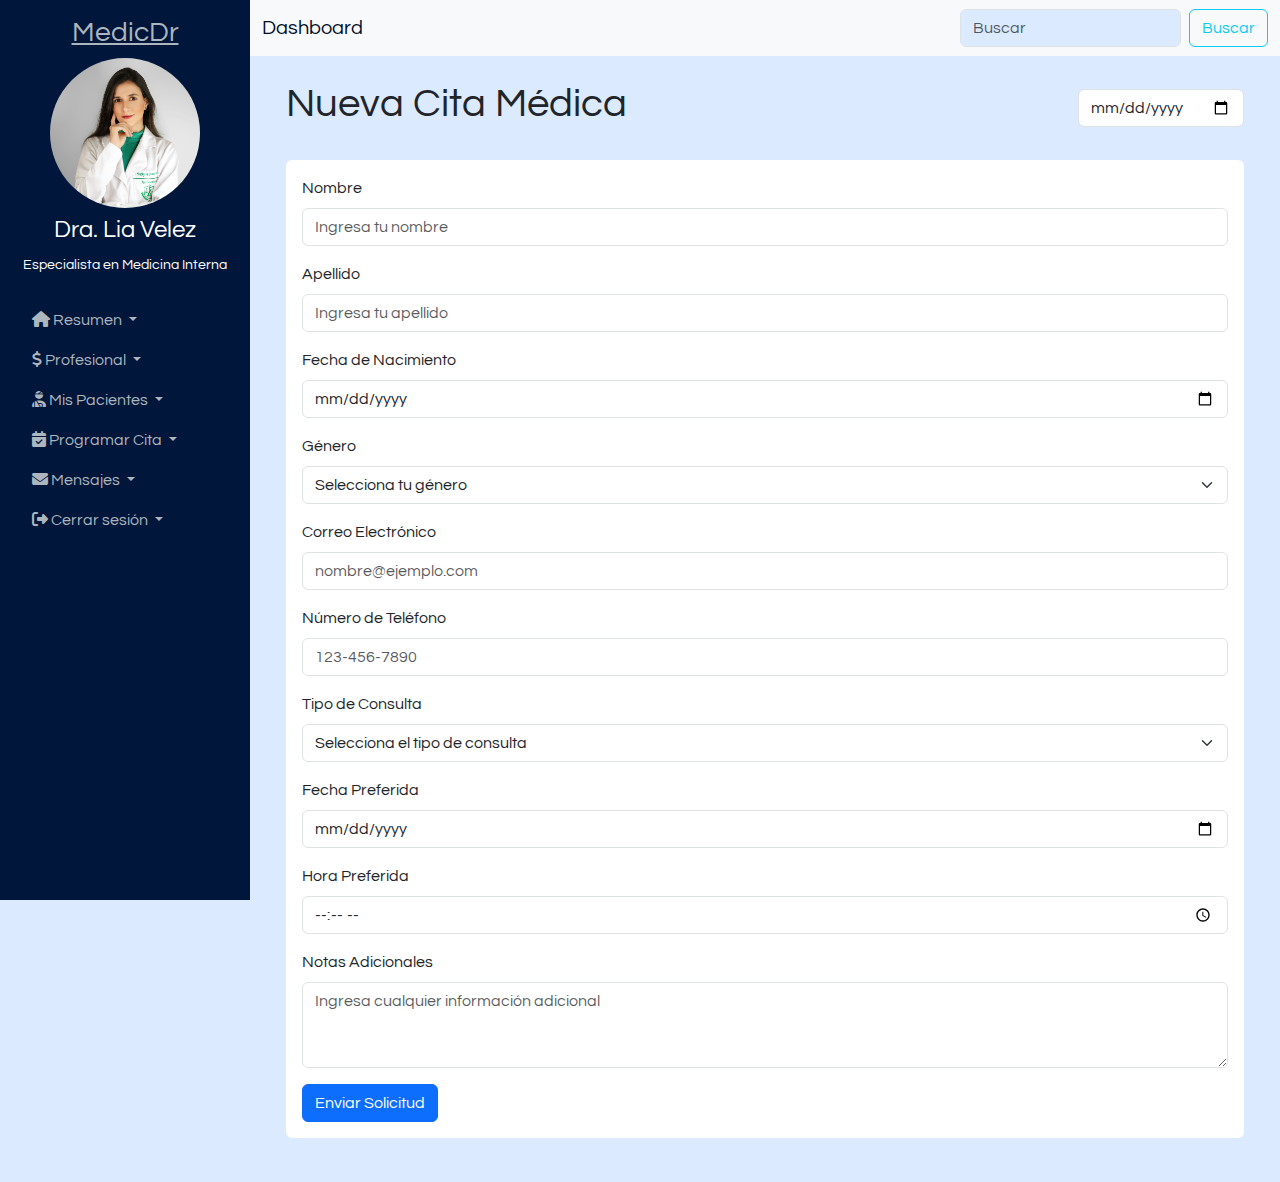
<file: cita-medica.html>
<!DOCTYPE html>
<html lang="es">
<head>
    <meta charset="UTF-8">
    <meta name="viewport" content="width=device-width, initial-scale=1.0">
    <title>Dashboard Médico</title>
    <link href="https://cdn.jsdelivr.net/npm/bootstrap@5.3.0/dist/css/bootstrap.min.css" rel="stylesheet">
    <link href="https://cdnjs.cloudflare.com/ajax/libs/font-awesome/6.5.2/css/all.min.css" rel="stylesheet">
    
    <style>
        @import url('https://fonts.googleapis.com/css2?family=Questrial&display=swap');
        body {
            background-color: #DBEAFE;
            font-family: "Questrial", sans-serif;
            font-weight: 400;
            font-style: normal;
        }
        .sidebar {
            height: 100vh;
            background-color: #00163B;
            color: #fff;
            position: fixed;
            width: 250px;
            top: 0;
            left: 0;
            transition: transform 0.3s ease-in-out;
            z-index: 1000; /* Asegura que el sidebar esté siempre por encima */
        }
        .sidebar a {
            color: #adb5bd;
        }
        .sidebar a:hover {
            color: #fff;
        }
        .sidebar .active {
            background-color: #00ACBA;
            color: #00163B;
        }
        .main-content {
            margin-left: 250px;
            transition: margin-left 0.3s ease-in-out;
        }
        .card-header {
            background-color: #00163B;
            color: #FFF;
        }
        .card {
            margin-bottom: 20px;
        }
        .icon {
            font-size: 1.5rem;
            margin-right: 10px;
        }
        .overview-card {
            padding: 10px;
            color: #fff;
        }
        .overview-card h5 {
            font-size: 1.2rem;
        }
        .navbar {
            margin-left: 250px;
            background-color: #fff;
            transition: margin-left 0.3s ease-in-out;
        }
        .navbar .navbar-brand {
            color: #000F29;
        }
        .navbar .navbar-brand:hover {
            color: #00163B;
        }
        .navbar .form-control {
            background-color: #DBEAFE;
            color: #fff;
        }
        .bg-cero{
            background-color: #00163B;
        }
        .bg-one {
            background-color: #6599FF;
        }
        .bg-two {
            background-color: #48DAB3;
        }
        .bg-three {
            background-color: #22B8F7;
        }
        .bg-four {
            background-color: #8565FE;
        }
        @media (max-width: 768px) {
            .sidebar {
                transform: translateX(-100%);
            }
            .sidebar.show {
                transform: translateX(0);
            }
            .main-content, .navbar {
                margin-left: 0;
            }
            .navbar {
                margin-right: 0;
            }
        }
        .profile-img {
            width: 30px;
            height: 30px;
            border-radius: 50%;
            object-fit: cover;
            margin-right: 10px;
        }
        .crud-icons i {
            font-size: 1.2rem;
            cursor: pointer;
            margin: 0 5px;
            
        }
        .crud-icons i:hover {
            color: #000;
        }
        ul{
            li{
                list-style: none;
            }
        }
    </style>
</head>
<body>
    <!-- Sidebar -->
    <div class="sidebar p-3" id="sidebar">
        <div class="text-center mb-4">
            <h3><a href="dashboard.html">MedicDr</a></h3>
            <img src="user.jpg" width="150px" alt="Logo" class="img-fluid rounded-circle mb-2">
            <h4>Dra. Lia Velez</h4>
            <small>Especialista en Medicina Interna</small>
        </div>
        <ul class="nav flex-column">
            <li class="nav-item dropdown">
                <a class="nav-link dropdown-toggle" href="dashboard.html" id="overviewDropdown" role="button" data-bs-toggle="dropdown" aria-expanded="false">
                    <i class="fas fa-home"></i> Resumen
                </a>
                <ul class="dropdown-menu" aria-labelledby="overviewDropdown">
                    <li><a class="dropdown-item" href="#">Tablero</a></li>
                    <li><a class="dropdown-item" href="#">Cita</a></li>
                    <li><a class="dropdown-item" href="#">Detalles de paciente</a></li>
                    <li><a class="dropdown-item" href="#">Línea de tiempo</a></li>
                    <li><a class="dropdown-item" href="#">Solicitudes</a></li>
                    <li><a class="dropdown-item" href="#">Online y Offline</a></li>
                    <li><a class="dropdown-item" href="#">Análisis</a></li>
                </ul>
            </li>
            <li class="nav-item dropdown">
                <a class="nav-link dropdown-toggle" href="#" id="paymentsDropdown" role="button" data-bs-toggle="dropdown" aria-expanded="false">
                    <i class="fas fa-dollar-sign"></i> Profesional
                </a>
                <ul class="dropdown-menu" aria-labelledby="paymentsDropdown">
                    <li><a class="dropdown-item" href="personal.html">Registrar nuevo</a></li>
                    <li><a class="dropdown-item" href="#">Médico</a></li>
                    <li><a class="dropdown-item" href="#">Asistencial</a></li>
                    <li><a class="dropdown-item" href="#">Administrativo</a></li>
                </ul>
            </li>
            <li class="nav-item dropdown">
                <a class="nav-link dropdown-toggle" href="#" id="patientsDropdown" role="button" data-bs-toggle="dropdown" aria-expanded="false">
                    <i class="fas fa-user-injured"></i> Mis Pacientes
                </a>
                <ul class="dropdown-menu" aria-labelledby="patientsDropdown">
                    <li><a class="dropdown-item" href="paciente.html">Nuevo Paciente</a></li>
                    <li><a class="dropdown-item" href="#">Historial de pacientes</a></li>
                    <li><a class="dropdown-item" href="#">Detalles de pacientes</a></li>
                    <li><a class="dropdown-item" href="medicamentos.html">Receta Medica</a></li>
                    <li><a class="dropdown-item" href="Orden-Medica.html">Orden Medica</a></li>
                </ul>
            </li>
            <li class="nav-item dropdown">
                <a class="nav-link dropdown-toggle" href="#" id="appointmentDropdown" role="button" data-bs-toggle="dropdown" aria-expanded="false">
                    <i class="fas fa-calendar-check"></i> Programar Cita
                </a>
                <ul class="dropdown-menu" aria-labelledby="appointmentDropdown">
                    <li><a class="dropdown-item" href="cita-medica.html">Nueva Cita</a></li>
                    <li><a class="dropdown-item" href="#">Selección de fecha</a></li>
                    <li><a class="dropdown-item" href="#">Detalles de paciente</a></li>
                    <li><a class="dropdown-item" href="#">Solicitud de cita</a></li>
                    <li><a class="dropdown-item" href="#">Paciente reciente</a></li>
                    <li><a class="dropdown-item" href="#">Línea de tiempo de citas</a></li>
                </ul>
            </li>
            <li class="nav-item dropdown">
                <a class="nav-link dropdown-toggle" href="#" id="messagesDropdown" role="button" data-bs-toggle="dropdown" aria-expanded="false">
                    <i class="fas fa-envelope"></i> Mensajes
                </a>
                <ul class="dropdown-menu" aria-labelledby="messagesDropdown">
                    <li><a class="dropdown-item" href="#">Detalles del paciente</a></li>
                    <li><a class="dropdown-item" href="#">Historial de mensajes</a></li>
                    <li><a class="dropdown-item" href="#">Notificación</a></li>
                    <li><a class="dropdown-item" href="#">Generar reporte</a></li>
                    <li><a class="dropdown-item" href="#">Video y llamada de audio</a></li>
                </ul>
            </li>
            <li class="nav-item dropdown">
                <a class="nav-link dropdown-toggle" href="#" id="logoutDropdown" role="button" data-bs-toggle="dropdown" aria-expanded="false">
                    <i class="fas fa-sign-out-alt"></i> Cerrar sesión
                </a>
                <ul class="dropdown-menu" aria-labelledby="logoutDropdown">
                    <li><a class="dropdown-item" href="login.html">MedicDr</a></li>
                </ul>
            </li>
        </ul> 
    </div>

    <!-- Navbar -->
    <nav class="navbar navbar-expand-lg navbar-light bg-light">
        <div class="container-fluid">
            <a class="navbar-brand" href="#">Dashboard</a>
            <button class="navbar-toggler" type="button" data-bs-toggle="collapse" data-bs-target="#navbarNav" aria-controls="navbarNav" aria-expanded="false" aria-label="Toggle navigation">
                <span class="navbar-toggler-icon"></span>
            </button>
            <div class="collapse navbar-collapse" id="navbarNav">
                <ul class="navbar-nav ms-auto">
                    <form class="d-flex">
                        <input class="form-control me-2" type="search" placeholder="Buscar" aria-label="Search">
                        <button class="btn btn-outline-info" type="submit">Buscar</button>
                    </form>
                </ul>
            </div>
        </div>
    </nav>

    <!-- Main Content -->
    <div class="main-content p-4">
        <div class="container-fluid">
            <div class="d-flex justify-content-between align-items-center mb-4">
                <h1>Nueva Cita Médica</h1>
                <input type="date" class="form-control w-auto" placeholder="20 de Junio 2024">
            </div>
           <div class="card card-custom border-0 p-3">
            <form>
              <div class="mb-3">
                <label for="nombre" class="form-label">Nombre</label>
                <input type="text" class="form-control" id="nombre" placeholder="Ingresa tu nombre" required>
              </div>
              <div class="mb-3">
                <label for="apellido" class="form-label">Apellido</label>
                <input type="text" class="form-control" id="apellido" placeholder="Ingresa tu apellido" required>
              </div>
              <div class="mb-3">
                <label for="fechaNacimiento" class="form-label">Fecha de Nacimiento</label>
                <input type="date" class="form-control" id="fechaNacimiento" required>
              </div>
              <div class="mb-3">
                <label for="genero" class="form-label">Género</label>
                <select class="form-select" id="genero" required>
                  <option value="">Selecciona tu género</option>
                  <option value="masculino">Masculino</option>
                  <option value="femenino">Femenino</option>
                  <option value="otro">Otro</option>
                </select>
              </div>
              <div class="mb-3">
                <label for="correo" class="form-label">Correo Electrónico</label>
                <input type="email" class="form-control" id="correo" placeholder="nombre@ejemplo.com" required>
              </div>
              <div class="mb-3">
                <label for="telefono" class="form-label">Número de Teléfono</label>
                <input type="tel" class="form-control" id="telefono" placeholder="123-456-7890" required>
              </div>
              <div class="mb-3">
                <label for="tipoConsulta" class="form-label">Tipo de Consulta</label>
                <select class="form-select" id="tipoConsulta" required>
                  <option value="">Selecciona el tipo de consulta</option>
                  <option value="general">Consulta General</option>
                  <option value="especialista">Consulta con Especialista</option>
                  <option value="urgencias">Urgencias</option>
                </select>
              </div>
              <div class="mb-3">
                <label for="fechaPreferida" class="form-label">Fecha Preferida</label>
                <input type="date" class="form-control" id="fechaPreferida" required>
              </div>
              <div class="mb-3">
                <label for="horaPreferida" class="form-label">Hora Preferida</label>
                <input type="time" class="form-control" id="horaPreferida" required>
              </div>
              <div class="mb-3">
                <label for="notas" class="form-label">Notas Adicionales</label>
                <textarea class="form-control" id="notas" rows="3" placeholder="Ingresa cualquier información adicional"></textarea>
              </div>
              <button type="submit" class="btn btn-primary">Enviar Solicitud</button>
            </form>
    
           </div> 
          

        </div>
    </div>
    
    <script src="https://code.jquery.com/jquery-3.6.0.min.js"></script>
    <script src="https://cdn.jsdelivr.net/npm/@popperjs/core@2.11.8/dist/umd/popper.min.js"></script>
    <script src="https://cdn.jsdelivr.net/npm/bootstrap@5.3.0/dist/js/bootstrap.min.js"></script>
    
    <script>
        $(document).ready(function(){
            $(".navbar-toggler").click(function(){
                $("#sidebar").toggleClass("show");
            });
        });
    </script>
</body>
</html>
</file>
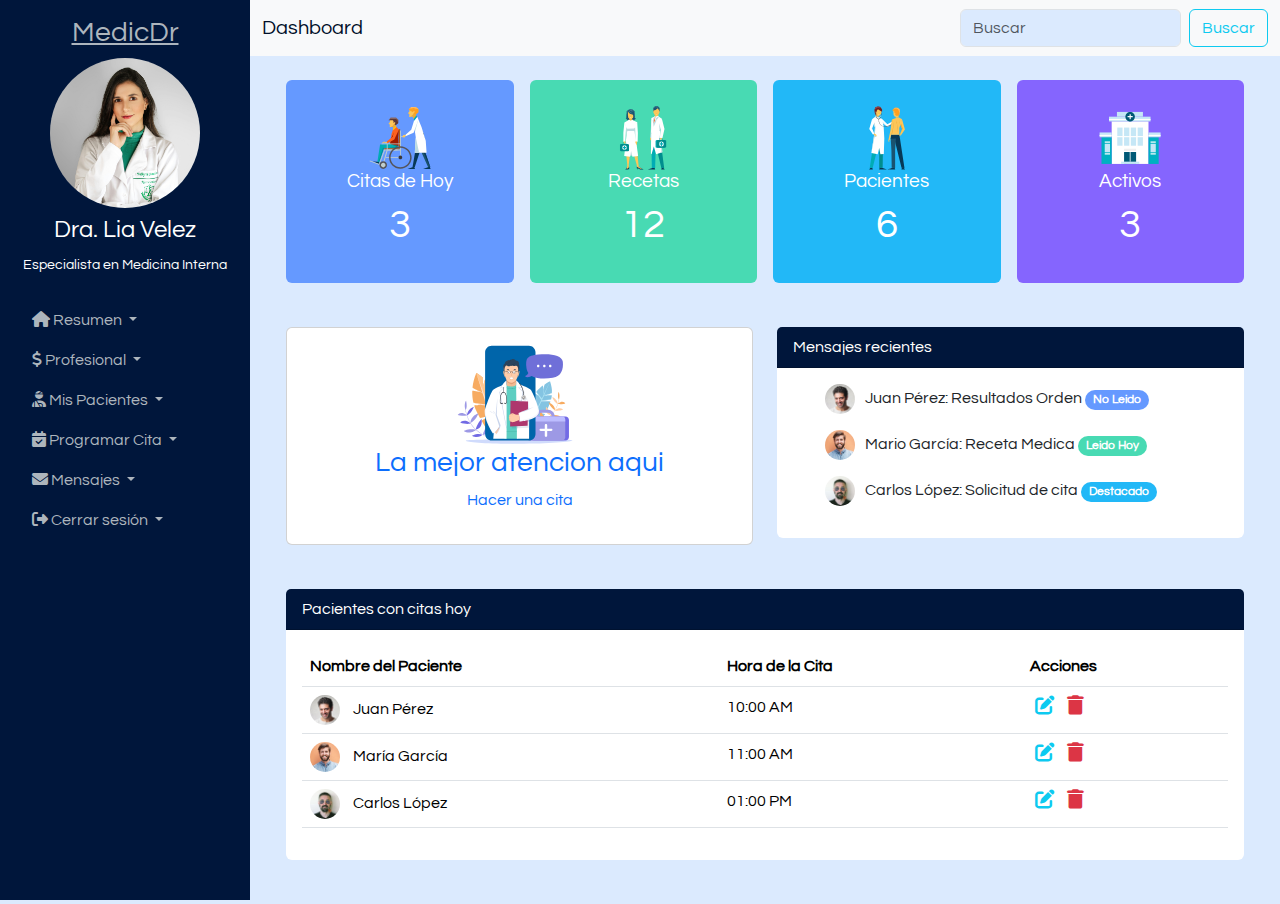
<file: dashboard.html>
<!DOCTYPE html>
<html lang="es">
<head>
    <meta charset="UTF-8">
    <meta name="viewport" content="width=device-width, initial-scale=1.0">
    <title>Dashboard Médico</title>
    <link href="https://cdn.jsdelivr.net/npm/bootstrap@5.3.0/dist/css/bootstrap.min.css" rel="stylesheet">
    <link href="https://cdnjs.cloudflare.com/ajax/libs/font-awesome/6.5.2/css/all.min.css" rel="stylesheet">
    
    <style>
        @import url('https://fonts.googleapis.com/css2?family=Questrial&display=swap');
        body {
            background-color: #DBEAFE;
            font-family: "Questrial", sans-serif;
            font-weight: 400;
            font-style: normal;
        }
        .sidebar {
            height: 100vh;
            background-color: #00163B;
            color: #fff;
            position: fixed;
            width: 250px;
            top: 0;
            left: 0;
            transition: transform 0.3s ease-in-out;
            z-index: 1000; /* Asegura que el sidebar esté siempre por encima */
        }
        .sidebar a {
            color: #adb5bd;
        }
        .sidebar a:hover {
            color: #fff;
        }
        .sidebar .active {
            background-color: #00ACBA;
            color: #00163B;
        }
        .main-content {
            margin-left: 250px;
            transition: margin-left 0.3s ease-in-out;
        }
        .card-header {
            background-color: #00163B;
            color: #FFF;
        }
        .card {
            margin-bottom: 20px;
        }
        .icon {
            font-size: 1.5rem;
            margin-right: 10px;
        }
        .overview-card {
            padding: 10px;
            color: #fff;
        }
        .overview-card h5 {
            font-size: 1.2rem;
        }
        .navbar {
            margin-left: 250px;
            background-color: #fff;
            transition: margin-left 0.3s ease-in-out;
        }
        .navbar .navbar-brand {
            color: #000F29;
        }
        .navbar .navbar-brand:hover {
            color: #00163B;
        }
        .navbar .form-control {
            background-color: #DBEAFE;
            color: #fff;
        }
        .bg-cero{
            background-color: #00163B;
        }
        .bg-one {
            background-color: #6599FF;
        }
        .bg-two {
            background-color: #48DAB3;
        }
        .bg-three {
            background-color: #22B8F7;
        }
        .bg-four {
            background-color: #8565FE;
        }
        @media (max-width: 768px) {
            .sidebar {
                transform: translateX(-100%);
            }
            .sidebar.show {
                transform: translateX(0);
            }
            .main-content, .navbar {
                margin-left: 0;
            }
            .navbar {
                margin-right: 0;
            }
        }
        .profile-img {
            width: 30px;
            height: 30px;
            border-radius: 50%;
            object-fit: cover;
            margin-right: 10px;
        }
        .crud-icons i {
            font-size: 1.2rem;
            cursor: pointer;
            margin: 0 5px;
            
        }
        .crud-icons i:hover {
            color: #000;
        }
        ul{
            li{
                list-style: none;
            }
        }
    </style>
</head>
<body>
    <!-- Sidebar -->
    <div class="sidebar p-3" id="sidebar">
        <div class="text-center mb-4">
            <h3><a href="dashboard.html">MedicDr</a></h3>
            <img src="user.jpg" width="150px" alt="Logo" class="img-fluid rounded-circle mb-2">
            <h4>Dra. Lia Velez</h4>
            <small>Especialista en Medicina Interna</small>
        </div>
        <ul class="nav flex-column">
            <li class="nav-item dropdown">
                <a class="nav-link dropdown-toggle" href="dashboard.html" id="overviewDropdown" role="button" data-bs-toggle="dropdown" aria-expanded="false">
                    <i class="fas fa-home"></i> Resumen
                </a>
                <ul class="dropdown-menu" aria-labelledby="overviewDropdown">
                    <li><a class="dropdown-item" href="#">Tablero</a></li>
                    <li><a class="dropdown-item" href="#">Cita</a></li>
                    <li><a class="dropdown-item" href="#">Detalles de paciente</a></li>
                    <li><a class="dropdown-item" href="#">Línea de tiempo</a></li>
                    <li><a class="dropdown-item" href="#">Solicitudes</a></li>
                    <li><a class="dropdown-item" href="#">Online y Offline</a></li>
                    <li><a class="dropdown-item" href="#">Análisis</a></li>
                </ul>
            </li>
            <li class="nav-item dropdown">
                <a class="nav-link dropdown-toggle" href="#" id="paymentsDropdown" role="button" data-bs-toggle="dropdown" aria-expanded="false">
                    <i class="fas fa-dollar-sign"></i> Profesional
                </a>
                <ul class="dropdown-menu" aria-labelledby="paymentsDropdown">
                    <li><a class="dropdown-item" href="personal.html">Registrar nuevo</a></li>
                    <li><a class="dropdown-item" href="#">Médico</a></li>
                    <li><a class="dropdown-item" href="#">Asistencial</a></li>
                    <li><a class="dropdown-item" href="#">Administrativo</a></li>
                </ul>
            </li>
            <li class="nav-item dropdown">
                <a class="nav-link dropdown-toggle" href="#" id="patientsDropdown" role="button" data-bs-toggle="dropdown" aria-expanded="false">
                    <i class="fas fa-user-injured"></i> Mis Pacientes
                </a>
                <ul class="dropdown-menu" aria-labelledby="patientsDropdown">
                    <li><a class="dropdown-item" href="paciente.html">Nuevo Paciente</a></li>
                    <li><a class="dropdown-item" href="#">Historial de pacientes</a></li>
                    <li><a class="dropdown-item" href="#">Detalles de pacientes</a></li>
                    <li><a class="dropdown-item" href="medicamentos.html">Receta Medica</a></li>
                    <li><a class="dropdown-item" href="Orden-Medica.html">Orden Medica</a></li>
                </ul>
            </li>
            <li class="nav-item dropdown">
                <a class="nav-link dropdown-toggle" href="#" id="appointmentDropdown" role="button" data-bs-toggle="dropdown" aria-expanded="false">
                    <i class="fas fa-calendar-check"></i> Programar Cita
                </a>
                <ul class="dropdown-menu" aria-labelledby="appointmentDropdown">
                    <li><a class="dropdown-item" href="cita-medica.html">Nueva Cita</a></li>
                    <li><a class="dropdown-item" href="#">Selección de fecha</a></li>
                    <li><a class="dropdown-item" href="#">Detalles de paciente</a></li>
                    <li><a class="dropdown-item" href="#">Solicitud de cita</a></li>
                    <li><a class="dropdown-item" href="#">Paciente reciente</a></li>
                    <li><a class="dropdown-item" href="#">Línea de tiempo de citas</a></li>
                </ul>
            </li>
            <li class="nav-item dropdown">
                <a class="nav-link dropdown-toggle" href="#" id="messagesDropdown" role="button" data-bs-toggle="dropdown" aria-expanded="false">
                    <i class="fas fa-envelope"></i> Mensajes
                </a>
                <ul class="dropdown-menu" aria-labelledby="messagesDropdown">
                    <li><a class="dropdown-item" href="#">Detalles del paciente</a></li>
                    <li><a class="dropdown-item" href="#">Historial de mensajes</a></li>
                    <li><a class="dropdown-item" href="#">Notificación</a></li>
                    <li><a class="dropdown-item" href="#">Generar reporte</a></li>
                    <li><a class="dropdown-item" href="#">Video y llamada de audio</a></li>
                </ul>
            </li>
            <li class="nav-item dropdown">
                <a class="nav-link dropdown-toggle" href="#" id="logoutDropdown" role="button" data-bs-toggle="dropdown" aria-expanded="false">
                    <i class="fas fa-sign-out-alt"></i> Cerrar sesión
                </a>
                <ul class="dropdown-menu" aria-labelledby="logoutDropdown">
                    <li><a class="dropdown-item" href="login.html">MedicDr</a></li>

                </ul>
            </li>
        </ul> 
    </div>

    <!-- Navbar -->
    <nav class="navbar navbar-expand-lg navbar-light bg-light">
        <div class="container-fluid">
            <a class="navbar-brand" href="dashboard.html">Dashboard</a>
            <button class="navbar-toggler" type="button" data-bs-toggle="collapse" data-bs-target="#navbarNav" aria-controls="navbarNav" aria-expanded="false" aria-label="Toggle navigation">
                <span class="navbar-toggler-icon"></span>
            </button>
            <div class="collapse navbar-collapse" id="navbarNav">
                <ul class="navbar-nav ms-auto">
                    <form class="d-flex">
                        <input class="form-control me-2" type="search" placeholder="Buscar" aria-label="Search">
                        <button class="btn btn-outline-info" type="submit">Buscar</button>
                    </form>
                </ul>
            </div>
        </div>
    </nav>

    <!-- Main Content -->
    <div class="main-content p-4">
        <div class="container-fluid">
            <div class="row g-3">
                <div class="col-md-6 col-lg-3">
                    <div class="card bg-one overview-card border-0">
                        <div class="card-body text-center">
                            <div ><img src="img/icon-1.svg" alt="" width="64px"></div>
                            <h5>Citas de Hoy</h5>
                            <h1>3</h1>
                        </div>
                    </div>
                </div>
                <div class="col-md-6 col-lg-3">
                    <div class="card bg-two overview-card border-0">
                        <div class="card-body text-center">
                            <div ><img src="img/icon-2.svg" alt="" width="64px"></div>
                            <h5>Recetas</h5>
                            <h1>12</h1>
                        </div>
                    </div>
                </div>
                <div class="col-md-6 col-lg-3">
                    <div class="card bg-three overview-card border-0">
                        <div class="card-body text-center">
                            <div ><img src="img/icon-3.svg" alt="" width="64px"></div>
                            <h5>Pacientes</h5>
                            <h1>6</h1>
                        </div>
                    </div>
                </div>
                <div class="col-md-6 col-lg-3">
                    <div class="card bg-four overview-card border-0">
                        <div class="card-body text-center">
                            <div ><img src="img/icon-4.svg" alt="" width="64px"></div>
                            <h5>Activos</h5>
                            <h1>3</h1>
                        </div>
                    </div>
                </div>
            </div>

            <!-- Additional Cards -->
            <div class="row mt-4">
                <div class="col-md-6 col-lg-6">
                    <div class="card">
                        
                        <div class="card-body text-center">
                            <div class="">
                                <a href="cita-medica.html"><img src="img/custom-17.svg" alt="" width="140px"></a>
                            </div>
                            <h3 class="text-primary">La mejor atencion aqui </h3>
                            <a href="cita-medica.html" class="link-offset-2 link-offset-3-hover link-underline link-underline-opacity-0 link-underline-opacity-75-hover"><p class="text-primary">Hacer una cita</p></a>
                        </div>
                    </div>
                </div>
                <div class="col-md-6 col-lg-6">
                    <div class="card border-0">
                        <div class="card-header">Mensajes recientes</div>
                        <div class="card-body">
                            <ul>
                                <li class="mb-3"><img src="img/perfil/profile.jpg" alt="Juan Pérez" class="profile-img">Juan Pérez: Resultados Orden <span class="badge rounded-pill bg-one ">No Leido</span> </li>
                                <li class="mb-3"><img src="img/perfil/profile2.jpg" alt="Mario García" class="profile-img">Mario García: Receta Medica  <span class="badge rounded-pill bg-two">Leido Hoy</span></li>
                                <li class="mb-3"><img src="img/perfil/profile3.jpg" alt="Carlos López" class="profile-img">Carlos López: Solicitud de cita  <span class="badge rounded-pill bg-three">Destacado</span></li>
                            </ul>
                        </div>
                    </div>
                </div>
                
            </div>

            <!-- Today's Appointments Table -->
            <div class="row mt-4">
                <div class="col-12">
                    <div class="card border-0">
                        <div class="card-header">Pacientes con citas hoy</div>
                        <div class="card-body">
                            <table class="table">
                                <thead>
                                    <tr>
                                        <th>Nombre del Paciente</th>
                                        <th>Hora de la Cita</th>
                                        <th>Acciones</th>
                                    </tr>
                                </thead>
                                <tbody>
                                    <tr>
                                        <td>
                                            <img src="img/perfil/profile.jpg" alt="Juan Pérez" class="profile-img">
                                            Juan Pérez
                                        </td>
                                        <td>10:00 AM</td>
                                        <td class="crud-icons">
                                            
                                            <i class="fas fa-edit text-info"></i>
                                            <i class="fas fa-trash text-danger"></i>
                                        </td>
                                    </tr>
                                    <tr>
                                        <td>
                                            <img src="img/perfil/profile2.jpg" alt="Mario García" class="profile-img">
                                            María García
                                        </td>
                                        <td>11:00 AM</td>
                                        <td class="crud-icons">
                                           
                                            <i class="fas fa-edit text-info"></i>
                                            <i class="fas fa-trash text-danger"></i>
                                        </td>
                                    </tr>
                                    <tr>
                                        <td>
                                            <img src="img/perfil/profile3.jpg" alt="Carlos López" class="profile-img">
                                            Carlos López
                                        </td>
                                        <td>01:00 PM</td>
                                        <td class="crud-icons">
                                            <i class="fas fa-edit text-info"></i>
                                            <i class="fas fa-trash text-danger"></i>
                                        </td>
                                    </tr>
                                </tbody>
                            </table>
                        </div>
                    </div>
                </div>
            </div>

        </div>
    </div>
    
    <script src="https://code.jquery.com/jquery-3.6.0.min.js"></script>
    <script src="https://cdn.jsdelivr.net/npm/@popperjs/core@2.11.8/dist/umd/popper.min.js"></script>
    <script src="https://cdn.jsdelivr.net/npm/bootstrap@5.3.0/dist/js/bootstrap.min.js"></script>
    
    <script>
        $(document).ready(function(){
            $(".navbar-toggler").click(function(){
                $("#sidebar").toggleClass("show");
            });
        });
    </script>
</body>
</html>
</file>
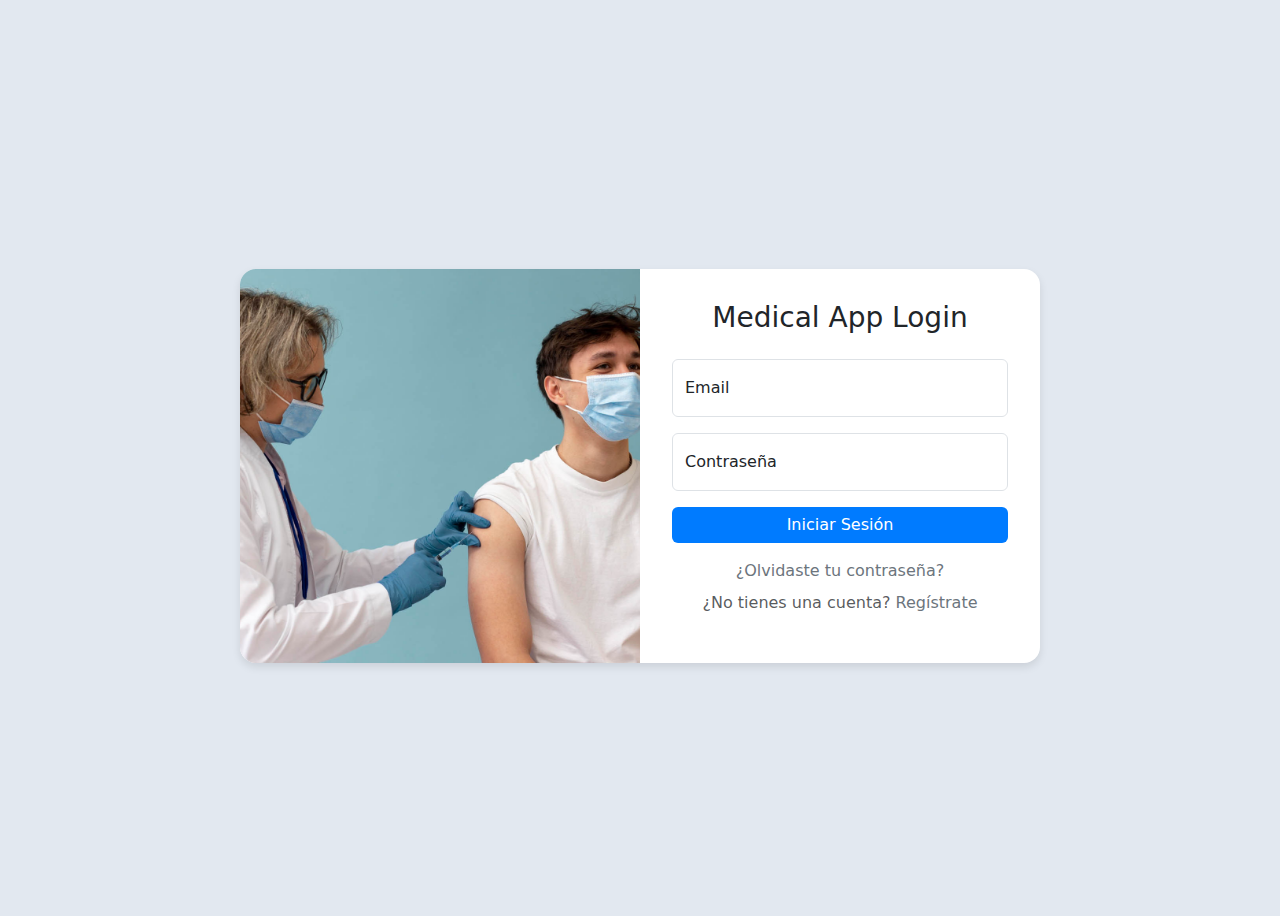
<file: login.html>
<!DOCTYPE html>
<html lang="es">
<head>
    <meta charset="UTF-8">
    <meta name="viewport" content="width=device-width, initial-scale=1.0">
    <title>Medical App - Login</title>
    <link href="https://cdn.jsdelivr.net/npm/bootstrap@5.3.0/dist/css/bootstrap.min.css" rel="stylesheet">
    <style>
        body, html {
            height: 100%;
            background: #E2E8F0;
        }
        .login-container {
            height: 100%;
            display: flex;
            align-items: center;
            justify-content: center;
        }
        .card {
            border: none;
            border-radius: 1rem;
            overflow: hidden;
            box-shadow: 0 4px 8px rgba(0,0,0,0.1);
        }
        .card-img-left {
            width: 100%;
            height: 100%;
            object-fit: cover;
        }
        .card-body {
            padding: 2rem;
        }
        .form-floating > .form-control:focus {
            border-color: #007bff;
            box-shadow: 0 0 0 0.2rem rgba(0,123,255,0.25);
        }
        .btn-primary {
            background: #007bff;
            border: none;
        }
        .btn-primary:hover {
            background: #0056b3;
        }
        .text-muted a {
            text-decoration: none;
            color: #6c757d;
        }
        .text-muted a:hover {
            color: #343a40;
        }
    </style>
</head>
<body>
    <div class="login-container m-3 py-3">
        <div class="card " style="max-width: 800px;">
            <div class="row g-0">
                <div class="col-md-6">
                    <img src="login-card.jpg" alt="Imagen" class="card-img-left img-fluid object-fit-cover">
                </div>
                <div class="col-md-6">
                    <div class="card-body">
                        <h3 class="card-title text-center mb-4">Medical App Login</h3>
                        <form action="dashboard.html" method="GET">
                            <div class="form-floating mb-3">
                                <input type="email" class="form-control" id="email" placeholder="correo@dominio.com">
                                <label for="email">Email</label>
                            </div>
                            <div class="form-floating mb-3">
                                <input type="password" class="form-control" id="password" placeholder="Contraseña">
                                <label for="password">Contraseña</label>
                            </div>
                            <button type="submit" class="btn btn-primary w-100 mb-3">Iniciar Sesión</button>
                        </form>
                        <div class="text-center">
                            <p class="text-muted mb-2">
                                <a href="reset-password.html">¿Olvidaste tu contraseña?</a>
                            </p>
                            <p class="text-muted">
                                ¿No tienes una cuenta? <a href="register-user.html">Regístrate</a>
                            </p>
                        </div>
                    </div>
                </div>
            </div>
        </div>
    </div>
    <script src="https://cdn.jsdelivr.net/npm/bootstrap@5.3.0/dist/js/bootstrap.bundle.min.js"></script>
   
    
</body>
</html>
</file>
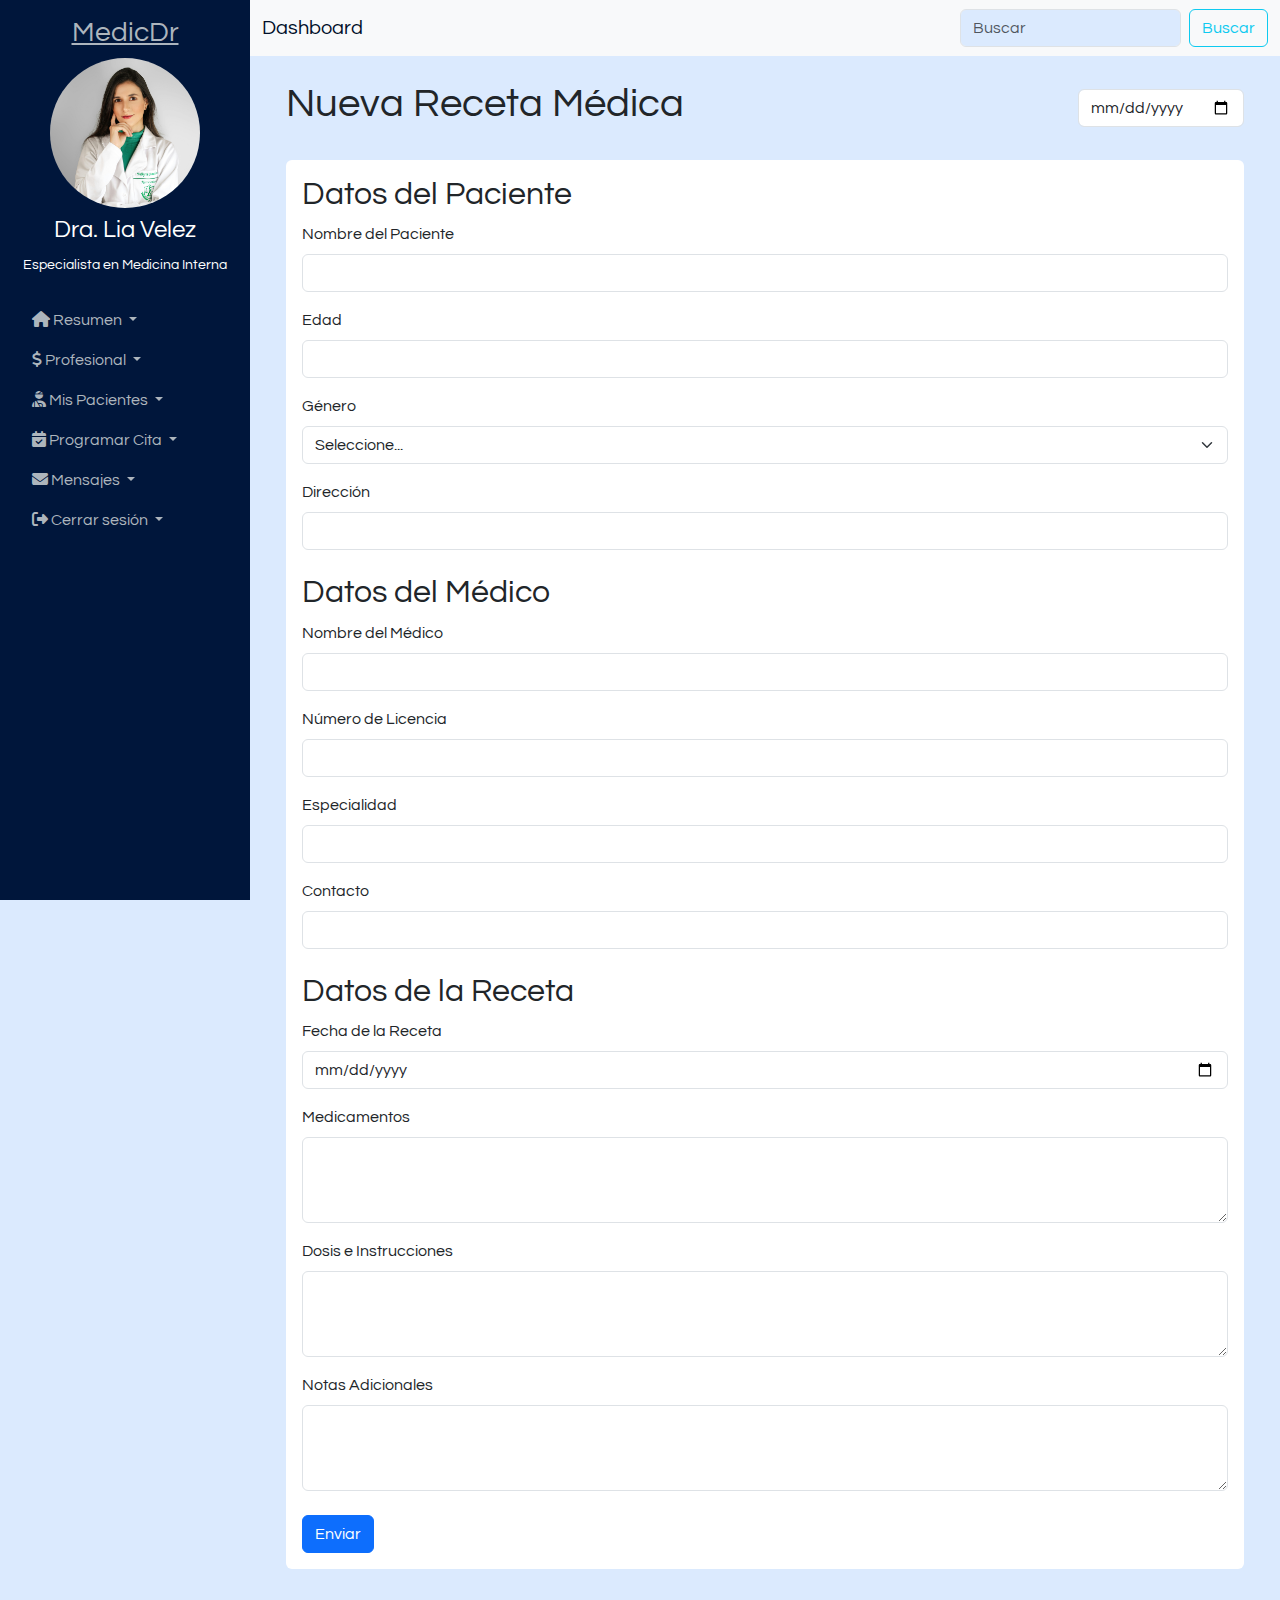
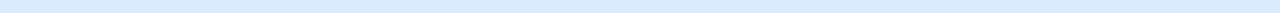
<file: medicamentos.html>
<!DOCTYPE html>
<html lang="es">
<head>
    <meta charset="UTF-8">
    <meta name="viewport" content="width=device-width, initial-scale=1.0">
    <title>Dashboard Médico</title>
    <link href="https://cdn.jsdelivr.net/npm/bootstrap@5.3.0/dist/css/bootstrap.min.css" rel="stylesheet">
    <link href="https://cdnjs.cloudflare.com/ajax/libs/font-awesome/6.5.2/css/all.min.css" rel="stylesheet">
    
    <style>
        @import url('https://fonts.googleapis.com/css2?family=Questrial&display=swap');
        body {
            background-color: #DBEAFE;
            font-family: "Questrial", sans-serif;
            font-weight: 400;
            font-style: normal;
        }
        .sidebar {
            height: 100vh;
            background-color: #00163B;
            color: #fff;
            position: fixed;
            width: 250px;
            top: 0;
            left: 0;
            transition: transform 0.3s ease-in-out;
            z-index: 1000; /* Asegura que el sidebar esté siempre por encima */
        }
        .sidebar a {
            color: #adb5bd;
        }
        .sidebar a:hover {
            color: #fff;
        }
        .sidebar .active {
            background-color: #00ACBA;
            color: #00163B;
        }
        .main-content {
            margin-left: 250px;
            transition: margin-left 0.3s ease-in-out;
        }
        .card-header {
            background-color: #00163B;
            color: #FFF;
        }
        .card {
            margin-bottom: 20px;
        }
        .icon {
            font-size: 1.5rem;
            margin-right: 10px;
        }
        .overview-card {
            padding: 10px;
            color: #fff;
        }
        .overview-card h5 {
            font-size: 1.2rem;
        }
        .navbar {
            margin-left: 250px;
            background-color: #fff;
            transition: margin-left 0.3s ease-in-out;
        }
        .navbar .navbar-brand {
            color: #000F29;
        }
        .navbar .navbar-brand:hover {
            color: #00163B;
        }
        .navbar .form-control {
            background-color: #DBEAFE;
            color: #fff;
        }
        .bg-cero{
            background-color: #00163B;
        }
        .bg-one {
            background-color: #6599FF;
        }
        .bg-two {
            background-color: #48DAB3;
        }
        .bg-three {
            background-color: #22B8F7;
        }
        .bg-four {
            background-color: #8565FE;
        }
        @media (max-width: 768px) {
            .sidebar {
                transform: translateX(-100%);
            }
            .sidebar.show {
                transform: translateX(0);
            }
            .main-content, .navbar {
                margin-left: 0;
            }
            .navbar {
                margin-right: 0;
            }
        }
        .profile-img {
            width: 30px;
            height: 30px;
            border-radius: 50%;
            object-fit: cover;
            margin-right: 10px;
        }
        .crud-icons i {
            font-size: 1.2rem;
            cursor: pointer;
            margin: 0 5px;
            
        }
        .crud-icons i:hover {
            color: #000;
        }
        ul{
            li{
                list-style: none;
            }
        }
    </style>
</head>
<body>
    <!-- Sidebar -->
    <div class="sidebar p-3" id="sidebar">
        <div class="text-center mb-4">
            <h3><a href="dashboard.html">MedicDr</a></h3>
            <img src="user.jpg" width="150px" alt="Logo" class="img-fluid rounded-circle mb-2">
            <h4>Dra. Lia Velez</h4>
            <small>Especialista en Medicina Interna</small>
        </div>
        <ul class="nav flex-column">
            <li class="nav-item dropdown">
                <a class="nav-link dropdown-toggle" href="dashboard.html" id="overviewDropdown" role="button" data-bs-toggle="dropdown" aria-expanded="false">
                    <i class="fas fa-home"></i> Resumen
                </a>
                <ul class="dropdown-menu" aria-labelledby="overviewDropdown">
                    <li><a class="dropdown-item" href="#">Tablero</a></li>
                    <li><a class="dropdown-item" href="#">Cita</a></li>
                    <li><a class="dropdown-item" href="#">Detalles de paciente</a></li>
                    <li><a class="dropdown-item" href="#">Línea de tiempo</a></li>
                    <li><a class="dropdown-item" href="#">Solicitudes</a></li>
                    <li><a class="dropdown-item" href="#">Online y Offline</a></li>
                    <li><a class="dropdown-item" href="#">Análisis</a></li>
                </ul>
            </li>
            <li class="nav-item dropdown">
                <a class="nav-link dropdown-toggle" href="#" id="paymentsDropdown" role="button" data-bs-toggle="dropdown" aria-expanded="false">
                    <i class="fas fa-dollar-sign"></i> Profesional
                </a>
                <ul class="dropdown-menu" aria-labelledby="paymentsDropdown">
                    <li><a class="dropdown-item" href="personal.html">Registrar nuevo</a></li>
                    <li><a class="dropdown-item" href="#">Médico</a></li>
                    <li><a class="dropdown-item" href="#">Asistencial</a></li>
                    <li><a class="dropdown-item" href="#">Administrativo</a></li>
                </ul>
            </li>
            <li class="nav-item dropdown">
                <a class="nav-link dropdown-toggle" href="#" id="patientsDropdown" role="button" data-bs-toggle="dropdown" aria-expanded="false">
                    <i class="fas fa-user-injured"></i> Mis Pacientes
                </a>
                <ul class="dropdown-menu" aria-labelledby="patientsDropdown">
                    <li><a class="dropdown-item" href="paciente.html">Nuevo Paciente</a></li>
                    <li><a class="dropdown-item" href="#">Historial de pacientes</a></li>
                    <li><a class="dropdown-item" href="#">Detalles de pacientes</a></li>
                    <li><a class="dropdown-item" href="medicamentos.html">Receta Medica</a></li>
                    <li><a class="dropdown-item" href="Orden-Medica.html">Orden Medica</a></li>
                </ul>
            </li>
            <li class="nav-item dropdown">
                <a class="nav-link dropdown-toggle" href="#" id="appointmentDropdown" role="button" data-bs-toggle="dropdown" aria-expanded="false">
                    <i class="fas fa-calendar-check"></i> Programar Cita
                </a>
                <ul class="dropdown-menu" aria-labelledby="appointmentDropdown">
                    <li><a class="dropdown-item" href="cita-medica.html">Nueva Cita</a></li>
                    <li><a class="dropdown-item" href="#">Selección de fecha</a></li>
                    <li><a class="dropdown-item" href="#">Detalles de paciente</a></li>
                    <li><a class="dropdown-item" href="#">Solicitud de cita</a></li>
                    <li><a class="dropdown-item" href="#">Paciente reciente</a></li>
                    <li><a class="dropdown-item" href="#">Línea de tiempo de citas</a></li>
                </ul>
            </li>
            <li class="nav-item dropdown">
                <a class="nav-link dropdown-toggle" href="#" id="messagesDropdown" role="button" data-bs-toggle="dropdown" aria-expanded="false">
                    <i class="fas fa-envelope"></i> Mensajes
                </a>
                <ul class="dropdown-menu" aria-labelledby="messagesDropdown">
                    <li><a class="dropdown-item" href="#">Detalles del paciente</a></li>
                    <li><a class="dropdown-item" href="#">Historial de mensajes</a></li>
                    <li><a class="dropdown-item" href="#">Notificación</a></li>
                    <li><a class="dropdown-item" href="#">Generar reporte</a></li>
                    <li><a class="dropdown-item" href="#">Video y llamada de audio</a></li>
                </ul>
            </li>
            <li class="nav-item dropdown">
                <a class="nav-link dropdown-toggle" href="#" id="logoutDropdown" role="button" data-bs-toggle="dropdown" aria-expanded="false">
                    <i class="fas fa-sign-out-alt"></i> Cerrar sesión
                </a>
                <ul class="dropdown-menu" aria-labelledby="logoutDropdown">
                    <li><a class="dropdown-item" href="login.html">MedicDr</a></li>
                </ul>
            </li>
        </ul> 
    </div>

    <!-- Navbar -->
    <nav class="navbar navbar-expand-lg navbar-light bg-light">
        <div class="container-fluid">
            <a class="navbar-brand" href="dashboard.html">Dashboard</a>
            <button class="navbar-toggler" type="button" data-bs-toggle="collapse" data-bs-target="#navbarNav" aria-controls="navbarNav" aria-expanded="false" aria-label="Toggle navigation">
                <span class="navbar-toggler-icon"></span>
            </button>
            <div class="collapse navbar-collapse" id="navbarNav">
                <ul class="navbar-nav ms-auto">
                    <form class="d-flex">
                        <input class="form-control me-2" type="search" placeholder="Buscar" aria-label="Search">
                        <button class="btn btn-outline-info" type="submit">Buscar</button>
                    </form>
                </ul>
            </div>
        </div>
    </nav>

    <!-- Main Content -->
    <div class="main-content p-4">
        <div class="container-fluid">
            <div class="d-flex justify-content-between align-items-center mb-4">
                <h1>Nueva Receta Médica</h1>
                <input type="date" class="form-control w-auto" placeholder="20 de Junio 2024">
            </div>
            <div class="card card-custom border-0 p-3">
                <form>
                    <!-- Datos del Paciente -->
                    <div class="mb-4">
                        <h2>Datos del Paciente</h2>
                        <div class="mb-3">
                            <label for="patientName" class="form-label">Nombre del Paciente</label>
                            <input type="text" class="form-control" id="patientName" required>
                        </div>
                        <div class="mb-3">
                            <label for="patientAge" class="form-label">Edad</label>
                            <input type="number" class="form-control" id="patientAge" required>
                        </div>
                        <div class="mb-3">
                            <label for="patientGender" class="form-label">Género</label>
                            <select class="form-select" id="patientGender" required>
                                <option value="">Seleccione...</option>
                                <option value="male">Masculino</option>
                                <option value="female">Femenino</option>
                                <option value="other">Otro</option>
                            </select>
                        </div>
                        <div class="mb-3">
                            <label for="patientAddress" class="form-label">Dirección</label>
                            <input type="text" class="form-control" id="patientAddress" required>
                        </div>
                    </div>
        
                    <!-- Datos del Médico -->
                    <div class="mb-4">
                        <h2>Datos del Médico</h2>
                        <div class="mb-3">
                            <label for="doctorName" class="form-label">Nombre del Médico</label>
                            <input type="text" class="form-control" id="doctorName" required>
                        </div>
                        <div class="mb-3">
                            <label for="doctorLicense" class="form-label">Número de Licencia</label>
                            <input type="text" class="form-control" id="doctorLicense" required>
                        </div>
                        <div class="mb-3">
                            <label for="doctorSpecialty" class="form-label">Especialidad</label>
                            <input type="text" class="form-control" id="doctorSpecialty" required>
                        </div>
                        <div class="mb-3">
                            <label for="doctorContact" class="form-label">Contacto</label>
                            <input type="text" class="form-control" id="doctorContact" required>
                        </div>
                    </div>
        
                    <!-- Datos de la Receta -->
                    <div class="mb-4">
                        <h2>Datos de la Receta</h2>
                        <div class="mb-3">
                            <label for="prescriptionDate" class="form-label">Fecha de la Receta</label>
                            <input type="date" class="form-control" id="prescriptionDate" required>
                        </div>
                        <div class="mb-3">
                            <label for="medications" class="form-label">Medicamentos</label>
                            <textarea class="form-control" id="medications" rows="3" required></textarea>
                        </div>
                        <div class="mb-3">
                            <label for="dosage" class="form-label">Dosis e Instrucciones</label>
                            <textarea class="form-control" id="dosage" rows="3" required></textarea>
                        </div>
                        <div class="mb-3">
                            <label for="additionalNotes" class="form-label">Notas Adicionales</label>
                            <textarea class="form-control" id="additionalNotes" rows="3"></textarea>
                        </div>
                    </div>
        
                    <button type="submit" class="btn btn-primary">Enviar</button>
                </form>
            </div>
        

        </div>
    </div>
    
    <script src="https://code.jquery.com/jquery-3.6.0.min.js"></script>
    <script src="https://cdn.jsdelivr.net/npm/@popperjs/core@2.11.8/dist/umd/popper.min.js"></script>
    <script src="https://cdn.jsdelivr.net/npm/bootstrap@5.3.0/dist/js/bootstrap.min.js"></script>
    
    <script>
        $(document).ready(function(){
            $(".navbar-toggler").click(function(){
                $("#sidebar").toggleClass("show");
            });
        });
    </script>
</body>
</html>
</file>
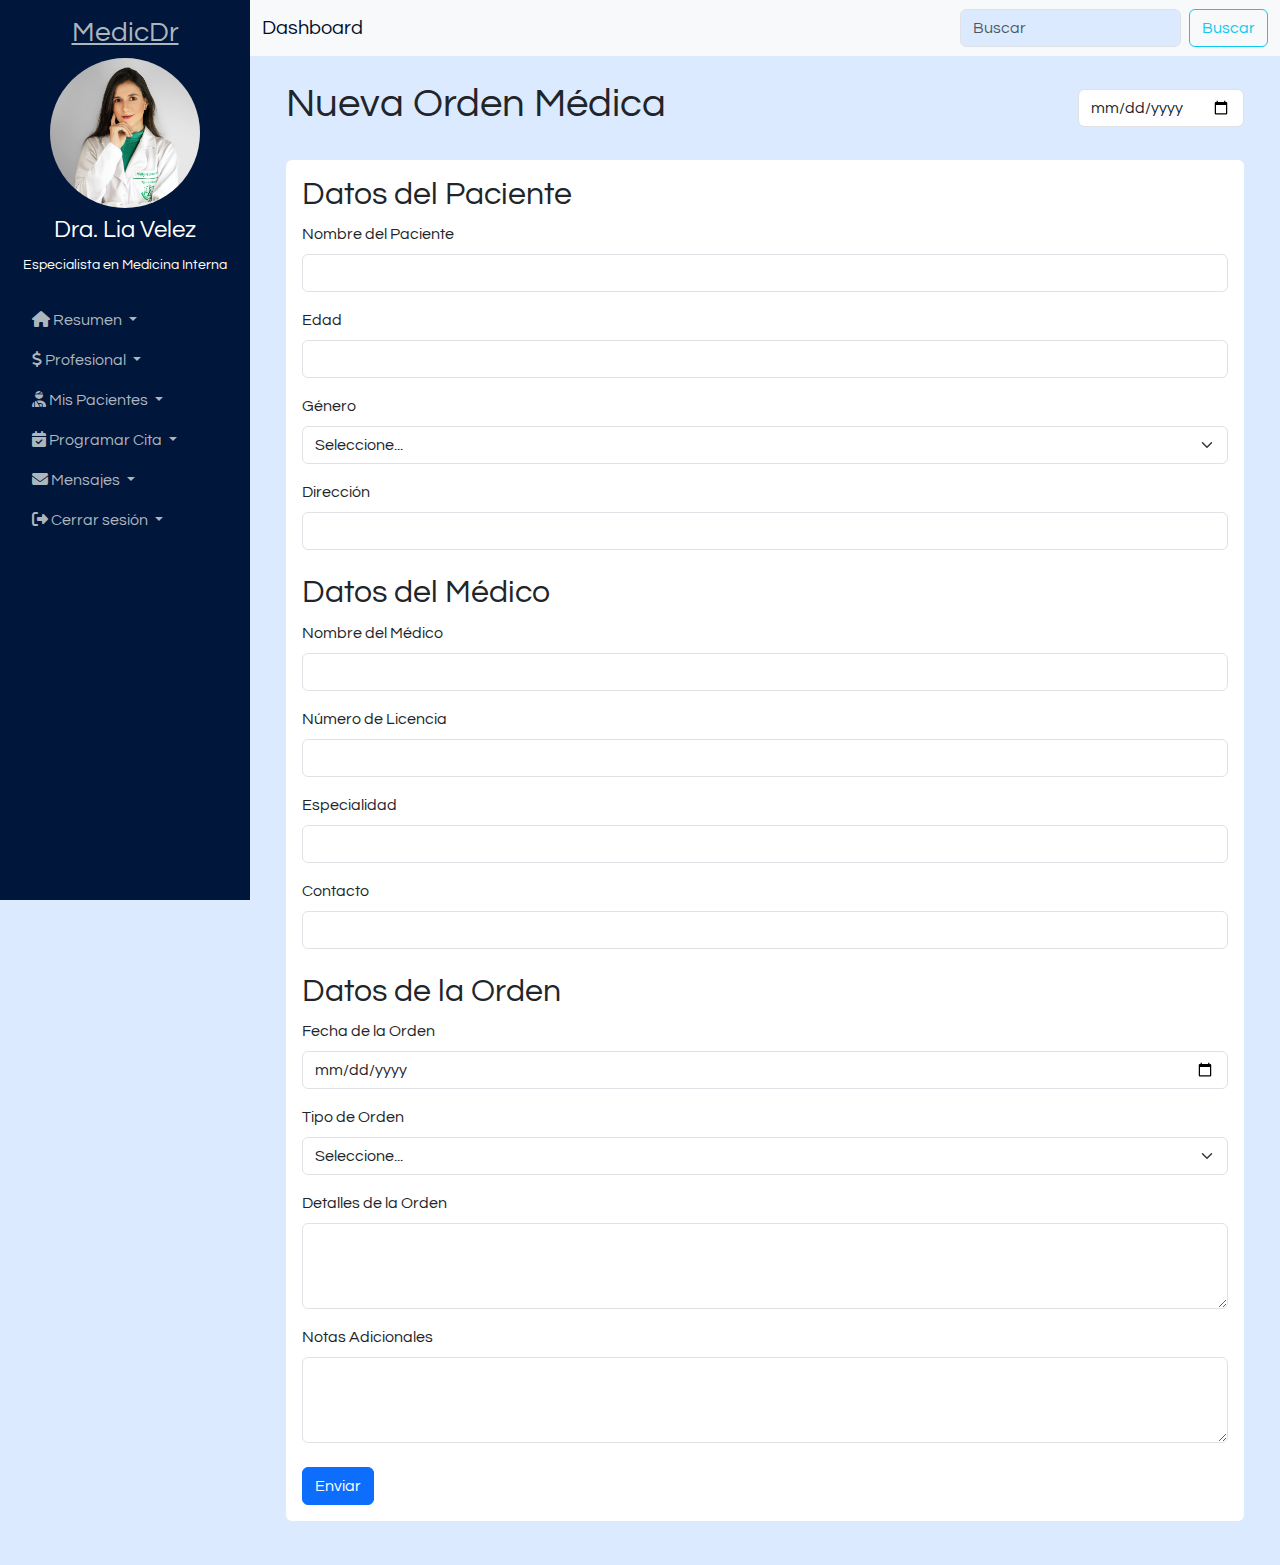
<file: Orden-Medica.html>
<!DOCTYPE html>
<html lang="es">
<head>
    <meta charset="UTF-8">
    <meta name="viewport" content="width=device-width, initial-scale=1.0">
    <title>Dashboard Médico</title>
    <link href="https://cdn.jsdelivr.net/npm/bootstrap@5.3.0/dist/css/bootstrap.min.css" rel="stylesheet">
    <link href="https://cdnjs.cloudflare.com/ajax/libs/font-awesome/6.5.2/css/all.min.css" rel="stylesheet">
    
    <style>
        @import url('https://fonts.googleapis.com/css2?family=Questrial&display=swap');
        body {
            background-color: #DBEAFE;
            font-family: "Questrial", sans-serif;
            font-weight: 400;
            font-style: normal;
        }
        .sidebar {
            height: 100vh;
            background-color: #00163B;
            color: #fff;
            position: fixed;
            width: 250px;
            top: 0;
            left: 0;
            transition: transform 0.3s ease-in-out;
            z-index: 1000; /* Asegura que el sidebar esté siempre por encima */
        }
        .sidebar a {
            color: #adb5bd;
        }
        .sidebar a:hover {
            color: #fff;
        }
        .sidebar .active {
            background-color: #00ACBA;
            color: #00163B;
        }
        .main-content {
            margin-left: 250px;
            transition: margin-left 0.3s ease-in-out;
        }
        .card-header {
            background-color: #00163B;
            color: #FFF;
        }
        .card {
            margin-bottom: 20px;
        }
        .icon {
            font-size: 1.5rem;
            margin-right: 10px;
        }
        .overview-card {
            padding: 10px;
            color: #fff;
        }
        .overview-card h5 {
            font-size: 1.2rem;
        }
        .navbar {
            margin-left: 250px;
            background-color: #fff;
            transition: margin-left 0.3s ease-in-out;
        }
        .navbar .navbar-brand {
            color: #000F29;
        }
        .navbar .navbar-brand:hover {
            color: #00163B;
        }
        .navbar .form-control {
            background-color: #DBEAFE;
            color: #fff;
        }
        .bg-cero{
            background-color: #00163B;
        }
        .bg-one {
            background-color: #6599FF;
        }
        .bg-two {
            background-color: #48DAB3;
        }
        .bg-three {
            background-color: #22B8F7;
        }
        .bg-four {
            background-color: #8565FE;
        }
        @media (max-width: 768px) {
            .sidebar {
                transform: translateX(-100%);
            }
            .sidebar.show {
                transform: translateX(0);
            }
            .main-content, .navbar {
                margin-left: 0;
            }
            .navbar {
                margin-right: 0;
            }
        }
        .profile-img {
            width: 30px;
            height: 30px;
            border-radius: 50%;
            object-fit: cover;
            margin-right: 10px;
        }
        .crud-icons i {
            font-size: 1.2rem;
            cursor: pointer;
            margin: 0 5px;
            
        }
        .crud-icons i:hover {
            color: #000;
        }
        ul{
            li{
                list-style: none;
            }
        }
    </style>
</head>
<body>
    <!-- Sidebar -->
    <div class="sidebar p-3" id="sidebar">
        <div class="text-center mb-4">
            <h3><a href="dashboard.html">MedicDr</a></h3>
            <img src="user.jpg" width="150px" alt="Logo" class="img-fluid rounded-circle mb-2">
            <h4>Dra. Lia Velez</h4>
            <small>Especialista en Medicina Interna</small>
        </div>
        <ul class="nav flex-column">
            <li class="nav-item dropdown">
                <a class="nav-link dropdown-toggle" href="dashboard.html" id="overviewDropdown" role="button" data-bs-toggle="dropdown" aria-expanded="false">
                    <i class="fas fa-home"></i> Resumen
                </a>
                <ul class="dropdown-menu" aria-labelledby="overviewDropdown">
                    <li><a class="dropdown-item" href="#">Tablero</a></li>
                    <li><a class="dropdown-item" href="#">Cita</a></li>
                    <li><a class="dropdown-item" href="#">Detalles de paciente</a></li>
                    <li><a class="dropdown-item" href="#">Línea de tiempo</a></li>
                    <li><a class="dropdown-item" href="#">Solicitudes</a></li>
                    <li><a class="dropdown-item" href="#">Online y Offline</a></li>
                    <li><a class="dropdown-item" href="#">Análisis</a></li>
                </ul>
            </li>
            <li class="nav-item dropdown">
                <a class="nav-link dropdown-toggle" href="#" id="paymentsDropdown" role="button" data-bs-toggle="dropdown" aria-expanded="false">
                    <i class="fas fa-dollar-sign"></i> Profesional
                </a>
                <ul class="dropdown-menu" aria-labelledby="paymentsDropdown">
                    <li><a class="dropdown-item" href="personal.html">Registrar nuevo</a></li>
                    <li><a class="dropdown-item" href="#">Médico</a></li>
                    <li><a class="dropdown-item" href="#">Asistencial</a></li>
                    <li><a class="dropdown-item" href="#">Administrativo</a></li>
                </ul>
            </li>
            <li class="nav-item dropdown">
                <a class="nav-link dropdown-toggle" href="#" id="patientsDropdown" role="button" data-bs-toggle="dropdown" aria-expanded="false">
                    <i class="fas fa-user-injured"></i> Mis Pacientes
                </a>
                <ul class="dropdown-menu" aria-labelledby="patientsDropdown">
                    <li><a class="dropdown-item" href="paciente.html">Nuevo Paciente</a></li>
                    <li><a class="dropdown-item" href="#">Historial de pacientes</a></li>
                    <li><a class="dropdown-item" href="#">Detalles de pacientes</a></li>
                    <li><a class="dropdown-item" href="medicamentos.html">Receta Medica</a></li>
                    <li><a class="dropdown-item" href="Orden-Medica.html">Orden Medica</a></li>
                </ul>
            </li>
            <li class="nav-item dropdown">
                <a class="nav-link dropdown-toggle" href="#" id="appointmentDropdown" role="button" data-bs-toggle="dropdown" aria-expanded="false">
                    <i class="fas fa-calendar-check"></i> Programar Cita
                </a>
                <ul class="dropdown-menu" aria-labelledby="appointmentDropdown">
                    <li><a class="dropdown-item" href="cita-medica.html">Nueva Cita</a></li>
                    <li><a class="dropdown-item" href="#">Selección de fecha</a></li>
                    <li><a class="dropdown-item" href="#">Detalles de paciente</a></li>
                    <li><a class="dropdown-item" href="#">Solicitud de cita</a></li>
                    <li><a class="dropdown-item" href="#">Paciente reciente</a></li>
                    <li><a class="dropdown-item" href="#">Línea de tiempo de citas</a></li>
                </ul>
            </li>
            <li class="nav-item dropdown">
                <a class="nav-link dropdown-toggle" href="#" id="messagesDropdown" role="button" data-bs-toggle="dropdown" aria-expanded="false">
                    <i class="fas fa-envelope"></i> Mensajes
                </a>
                <ul class="dropdown-menu" aria-labelledby="messagesDropdown">
                    <li><a class="dropdown-item" href="#">Detalles del paciente</a></li>
                    <li><a class="dropdown-item" href="#">Historial de mensajes</a></li>
                    <li><a class="dropdown-item" href="#">Notificación</a></li>
                    <li><a class="dropdown-item" href="#">Generar reporte</a></li>
                    <li><a class="dropdown-item" href="#">Video y llamada de audio</a></li>
                </ul>
            </li>
            <li class="nav-item dropdown">
                <a class="nav-link dropdown-toggle" href="login.html" id="logoutDropdown" role="button" data-bs-toggle="dropdown" aria-expanded="false">
                    <i class="fas fa-sign-out-alt"></i> Cerrar sesión
                </a>
                <ul class="dropdown-menu" aria-labelledby="logoutDropdown">
                    <li><a class="dropdown-item" href="login.html">MedicDr</a></li>
                </ul>
            </li>
        </ul> 
    </div>

    <!-- Navbar -->
    <nav class="navbar navbar-expand-lg navbar-light bg-light">
        <div class="container-fluid">
            <a class="navbar-brand" href="dashboard.html">Dashboard</a>
            <button class="navbar-toggler" type="button" data-bs-toggle="collapse" data-bs-target="#navbarNav" aria-controls="navbarNav" aria-expanded="false" aria-label="Toggle navigation">
                <span class="navbar-toggler-icon"></span>
            </button>
            <div class="collapse navbar-collapse" id="navbarNav">
                <ul class="navbar-nav ms-auto">
                    <form class="d-flex">
                        <input class="form-control me-2" type="search" placeholder="Buscar" aria-label="Search">
                        <button class="btn btn-outline-info" type="submit">Buscar</button>
                    </form>
                </ul>
            </div>
        </div>
    </nav>

    <!-- Main Content -->
    <div class="main-content p-4">
        <div class="container-fluid">
            <div class="d-flex justify-content-between align-items-center mb-4">
                <h1>Nueva Orden Médica</h1>
                <input type="date" class="form-control w-auto" placeholder="20 de Junio 2024">
            </div>
            <div class="card card-custom border-0 p-3">
                <form>
                    <!-- Datos del Paciente -->
                    <div class="mb-4">
                        <h2>Datos del Paciente</h2>
                        <div class="mb-3">
                            <label for="patientName" class="form-label">Nombre del Paciente</label>
                            <input type="text" class="form-control" id="patientName" required>
                        </div>
                        <div class="mb-3">
                            <label for="patientAge" class="form-label">Edad</label>
                            <input type="number" class="form-control" id="patientAge" required>
                        </div>
                        <div class="mb-3">
                            <label for="patientGender" class="form-label">Género</label>
                            <select class="form-select" id="patientGender" required>
                                <option value="">Seleccione...</option>
                                <option value="male">Masculino</option>
                                <option value="female">Femenino</option>
                                <option value="other">Otro</option>
                            </select>
                        </div>
                        <div class="mb-3">
                            <label for="patientAddress" class="form-label">Dirección</label>
                            <input type="text" class="form-control" id="patientAddress" required>
                        </div>
                    </div>
        
                    <!-- Datos del Médico -->
                    <div class="mb-4">
                        <h2>Datos del Médico</h2>
                        <div class="mb-3">
                            <label for="doctorName" class="form-label">Nombre del Médico</label>
                            <input type="text" class="form-control" id="doctorName" required>
                        </div>
                        <div class="mb-3">
                            <label for="doctorLicense" class="form-label">Número de Licencia</label>
                            <input type="text" class="form-control" id="doctorLicense" required>
                        </div>
                        <div class="mb-3">
                            <label for="doctorSpecialty" class="form-label">Especialidad</label>
                            <input type="text" class="form-control" id="doctorSpecialty" required>
                        </div>
                        <div class="mb-3">
                            <label for="doctorContact" class="form-label">Contacto</label>
                            <input type="text" class="form-control" id="doctorContact" required>
                        </div>
                    </div>
        
                    <!-- Datos de la Orden -->
                    <div class="mb-4">
                        <h2>Datos de la Orden</h2>
                        <div class="mb-3">
                            <label for="orderDate" class="form-label">Fecha de la Orden</label>
                            <input type="date" class="form-control" id="orderDate" required>
                        </div>
                        <div class="mb-3">
                            <label for="orderType" class="form-label">Tipo de Orden</label>
                            <select class="form-select" id="orderType" required>
                                <option value="">Seleccione...</option>
                                <option value="labTest">Prueba de Laboratorio</option>
                                <option value="imaging">Imagenología</option>
                                <option value="therapy">Terapia</option>
                                <option value="consultation">Consulta</option>
                                <option value="other">Otro</option>
                            </select>
                        </div>
                        <div class="mb-3">
                            <label for="orderDetails" class="form-label">Detalles de la Orden</label>
                            <textarea class="form-control" id="orderDetails" rows="3" required></textarea>
                        </div>
                        <div class="mb-3">
                            <label for="orderNotes" class="form-label">Notas Adicionales</label>
                            <textarea class="form-control" id="orderNotes" rows="3"></textarea>
                        </div>
                    </div>
        
                    <button type="submit" class="btn btn-primary">Enviar</button>
                </form>
            </div>

        </div>
    </div>
    
    <script src="https://code.jquery.com/jquery-3.6.0.min.js"></script>
    <script src="https://cdn.jsdelivr.net/npm/@popperjs/core@2.11.8/dist/umd/popper.min.js"></script>
    <script src="https://cdn.jsdelivr.net/npm/bootstrap@5.3.0/dist/js/bootstrap.min.js"></script>
    
    <script>
        $(document).ready(function(){
            $(".navbar-toggler").click(function(){
                $("#sidebar").toggleClass("show");
            });
        });
    </script>
</body>
</html>
</file>
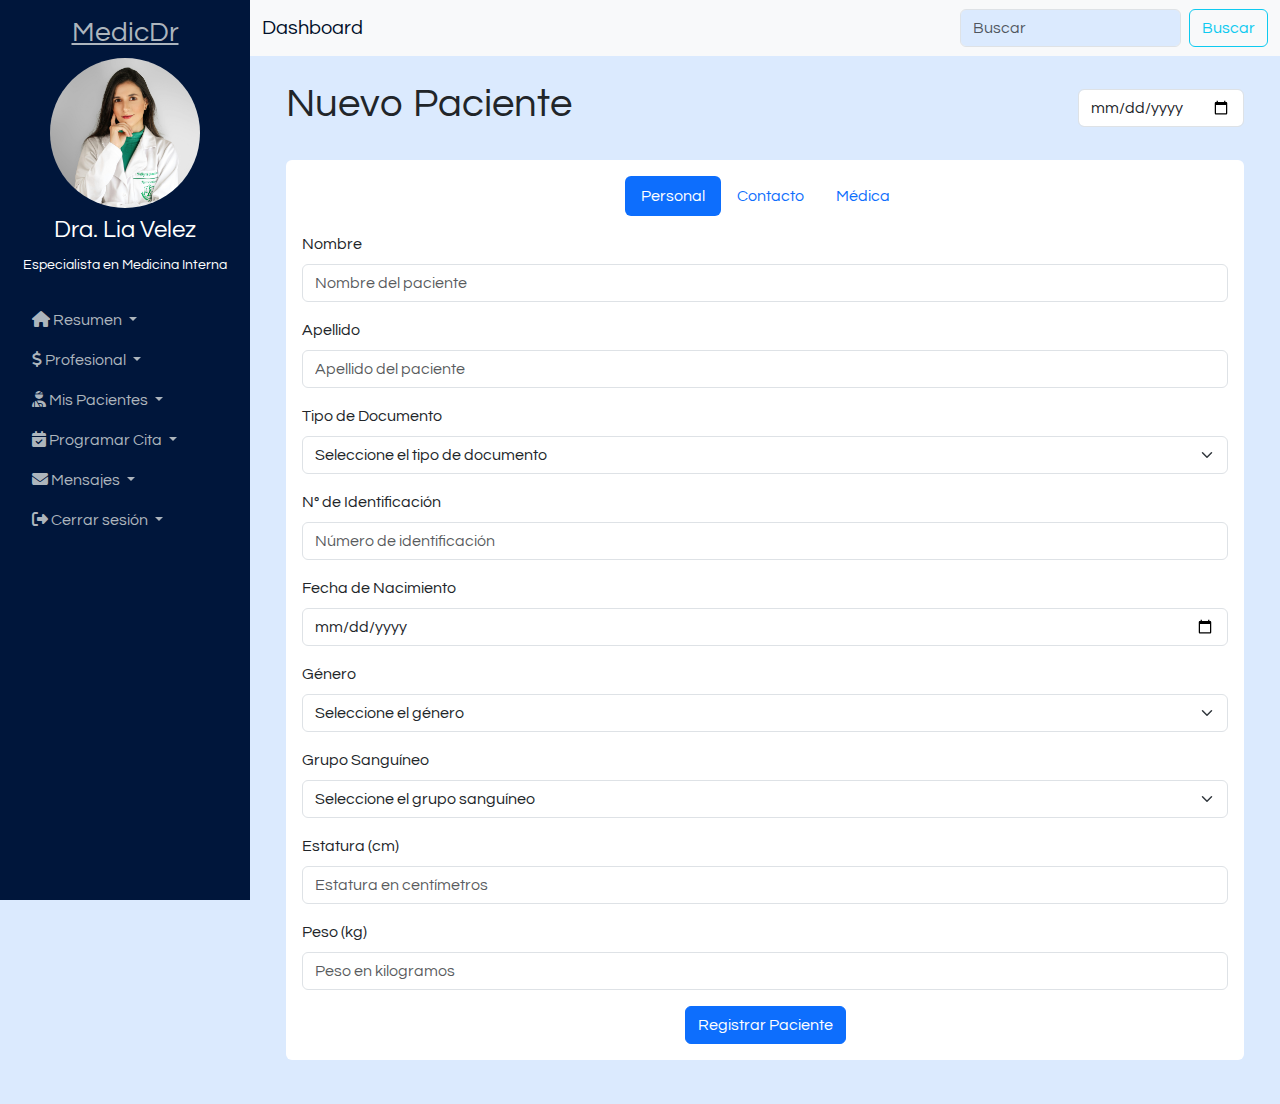
<file: paciente.html>
<!DOCTYPE html>
<html lang="es">
<head>
    <meta charset="UTF-8">
    <meta name="viewport" content="width=device-width, initial-scale=1.0">
    <title>Dashboard Médico</title>
    <link href="https://cdn.jsdelivr.net/npm/bootstrap@5.3.0/dist/css/bootstrap.min.css" rel="stylesheet">
    <link href="https://cdnjs.cloudflare.com/ajax/libs/font-awesome/6.5.2/css/all.min.css" rel="stylesheet">
    
    <style>
        @import url('https://fonts.googleapis.com/css2?family=Questrial&display=swap');
        body {
            background-color: #DBEAFE;
            font-family: "Questrial", sans-serif;
            font-weight: 400;
            font-style: normal;
        }
        .sidebar {
            height: 100vh;
            background-color: #00163B;
            color: #fff;
            position: fixed;
            width: 250px;
            top: 0;
            left: 0;
            transition: transform 0.3s ease-in-out;
            z-index: 1000; /* Asegura que el sidebar esté siempre por encima */
        }
        .sidebar a {
            color: #adb5bd;
        }
        .sidebar a:hover {
            color: #fff;
        }
        .sidebar .active {
            background-color: #00ACBA;
            color: #00163B;
        }
        .main-content {
            margin-left: 250px;
            transition: margin-left 0.3s ease-in-out;
        }
        .card-header {
            background-color: #00163B;
            color: #FFF;
        }
        .card {
            margin-bottom: 20px;
        }
        .icon {
            font-size: 1.5rem;
            margin-right: 10px;
        }
        .overview-card {
            padding: 10px;
            color: #fff;
        }
        .overview-card h5 {
            font-size: 1.2rem;
        }
        .navbar {
            margin-left: 250px;
            background-color: #fff;
            transition: margin-left 0.3s ease-in-out;
        }
        .navbar .navbar-brand {
            color: #000F29;
        }
        .navbar .navbar-brand:hover {
            color: #00163B;
        }
        .navbar .form-control {
            background-color: #DBEAFE;
            color: #fff;
        }
        .bg-cero{
            background-color: #00163B;
        }
        .bg-one {
            background-color: #6599FF;
        }
        .bg-two {
            background-color: #48DAB3;
        }
        .bg-three {
            background-color: #22B8F7;
        }
        .bg-four {
            background-color: #8565FE;
        }
        @media (max-width: 768px) {
            .sidebar {
                transform: translateX(-100%);
            }
            .sidebar.show {
                transform: translateX(0);
            }
            .main-content, .navbar {
                margin-left: 0;
            }
            .navbar {
                margin-right: 0;
            }
        }
        .profile-img {
            width: 30px;
            height: 30px;
            border-radius: 50%;
            object-fit: cover;
            margin-right: 10px;
        }
        .crud-icons i {
            font-size: 1.2rem;
            cursor: pointer;
            margin: 0 5px;
            
        }
        .crud-icons i:hover {
            color: #000;
        }
        ul{
            li{
                list-style: none;
            }
        }
    </style>
</head>
<body>
    <!-- Sidebar -->
    <div class="sidebar p-3" id="sidebar">
        <div class="text-center mb-4">
            <h3><a href="dashboard.html">MedicDr</a></h3>
            <img src="user.jpg" width="150px" alt="Logo" class="img-fluid rounded-circle mb-2">
            <h4>Dra. Lia Velez</h4>
            <small>Especialista en Medicina Interna</small>
        </div>
        <ul class="nav flex-column">
            <li class="nav-item dropdown">
                <a class="nav-link dropdown-toggle" href="dashboard.html" id="overviewDropdown" role="button" data-bs-toggle="dropdown" aria-expanded="false">
                    <i class="fas fa-home"></i> Resumen
                </a>
                <ul class="dropdown-menu" aria-labelledby="overviewDropdown">
                    <li><a class="dropdown-item" href="#">Tablero</a></li>
                    <li><a class="dropdown-item" href="#">Cita</a></li>
                    <li><a class="dropdown-item" href="#">Detalles de paciente</a></li>
                    <li><a class="dropdown-item" href="#">Línea de tiempo</a></li>
                    <li><a class="dropdown-item" href="#">Solicitudes</a></li>
                    <li><a class="dropdown-item" href="#">Online y Offline</a></li>
                    <li><a class="dropdown-item" href="#">Análisis</a></li>
                </ul>
            </li>
            <li class="nav-item dropdown">
                <a class="nav-link dropdown-toggle" href="#" id="paymentsDropdown" role="button" data-bs-toggle="dropdown" aria-expanded="false">
                    <i class="fas fa-dollar-sign"></i> Profesional
                </a>
                <ul class="dropdown-menu" aria-labelledby="paymentsDropdown">
                    <li><a class="dropdown-item" href="personal.html">Registrar nuevo</a></li>
                    <li><a class="dropdown-item" href="#">Médico</a></li>
                    <li><a class="dropdown-item" href="#">Asistencial</a></li>
                    <li><a class="dropdown-item" href="#">Administrativo</a></li>
                </ul>
            </li>
            <li class="nav-item dropdown">
                <a class="nav-link dropdown-toggle" href="#" id="patientsDropdown" role="button" data-bs-toggle="dropdown" aria-expanded="false">
                    <i class="fas fa-user-injured"></i> Mis Pacientes
                </a>
                <ul class="dropdown-menu" aria-labelledby="patientsDropdown">
                    <li><a class="dropdown-item" href="paciente.html">Nuevo Paciente</a></li>
                    <li><a class="dropdown-item" href="#">Historial de pacientes</a></li>
                    <li><a class="dropdown-item" href="#">Detalles de pacientes</a></li>
                    <li><a class="dropdown-item" href="medicamentos.html">Receta Medica</a></li>
                    <li><a class="dropdown-item" href="Orden-Medica.html">Orden Medica</a></li>
                </ul>
            </li>
            <li class="nav-item dropdown">
                <a class="nav-link dropdown-toggle" href="#" id="appointmentDropdown" role="button" data-bs-toggle="dropdown" aria-expanded="false">
                    <i class="fas fa-calendar-check"></i> Programar Cita
                </a>
                <ul class="dropdown-menu" aria-labelledby="appointmentDropdown">
                    <li><a class="dropdown-item" href="cita-medica.html">Nueva Cita</a></li>
                    <li><a class="dropdown-item" href="#">Selección de fecha</a></li>
                    <li><a class="dropdown-item" href="#">Detalles de paciente</a></li>
                    <li><a class="dropdown-item" href="#">Solicitud de cita</a></li>
                    <li><a class="dropdown-item" href="#">Paciente reciente</a></li>
                    <li><a class="dropdown-item" href="#">Línea de tiempo de citas</a></li>
                </ul>
            </li>
            <li class="nav-item dropdown">
                <a class="nav-link dropdown-toggle" href="#" id="messagesDropdown" role="button" data-bs-toggle="dropdown" aria-expanded="false">
                    <i class="fas fa-envelope"></i> Mensajes
                </a>
                <ul class="dropdown-menu" aria-labelledby="messagesDropdown">
                    <li><a class="dropdown-item" href="#">Detalles del paciente</a></li>
                    <li><a class="dropdown-item" href="#">Historial de mensajes</a></li>
                    <li><a class="dropdown-item" href="#">Notificación</a></li>
                    <li><a class="dropdown-item" href="#">Generar reporte</a></li>
                    <li><a class="dropdown-item" href="#">Video y llamada de audio</a></li>
                </ul>
            </li>
            <li class="nav-item dropdown">
                <a class="nav-link dropdown-toggle" href="login.html" id="logoutDropdown" role="button" data-bs-toggle="dropdown" aria-expanded="false">
                    <i class="fas fa-sign-out-alt"></i> Cerrar sesión
                </a>
                <ul class="dropdown-menu" aria-labelledby="logoutDropdown">
                    <li><a class="dropdown-item" href="login.html">MedicDr</a></li>
                </ul>
            </li>
        </ul> 
    </div>

    <!-- Navbar -->
    <nav class="navbar navbar-expand-lg navbar-light bg-light">
        <div class="container-fluid">
            <a class="navbar-brand" href="dashboard.html">Dashboard</a>
            <button class="navbar-toggler" type="button" data-bs-toggle="collapse" data-bs-target="#navbarNav" aria-controls="navbarNav" aria-expanded="false" aria-label="Toggle navigation">
                <span class="navbar-toggler-icon"></span>
            </button>
            <div class="collapse navbar-collapse" id="navbarNav">
                <ul class="navbar-nav ms-auto">
                    <form class="d-flex">
                        <input class="form-control me-2" type="search" placeholder="Buscar" aria-label="Search">
                        <button class="btn btn-outline-info" type="submit">Buscar</button>
                    </form>
                </ul>
            </div>
        </div>
    </nav>

    <!-- Main Content -->
    <div class="main-content p-4">
        <div class="container-fluid">
          <div class="d-flex justify-content-between align-items-center mb-4">
            <h1>Nuevo Paciente</h1>
            <input type="date" class="form-control w-auto" placeholder="20 de Junio 2024">
        </div>
        <div class="card card-custom border-0 p-3">
          <ul class="nav nav-pills mb-3 justify-content-center" id="pills-tab" role="tablist">
            <li class="nav-item" role="presentation">
              <button class="nav-link active" id="pills-personal-tab" data-bs-toggle="pill" data-bs-target="#pills-personal" type="button" role="tab" aria-controls="pills-personal" aria-selected="true">Personal</button>
            </li>
            <li class="nav-item" role="presentation">
              <button class="nav-link" id="pills-contacto-tab" data-bs-toggle="pill" data-bs-target="#pills-contacto" type="button" role="tab" aria-controls="pills-contacto" aria-selected="false">Contacto</button>
            </li>
            <li class="nav-item" role="presentation">
              <button class="nav-link" id="pills-medica-tab" data-bs-toggle="pill" data-bs-target="#pills-medica" type="button" role="tab" aria-controls="pills-medica" aria-selected="false">Médica</button>
            </li>
          </ul>
          <form>
            <div class="tab-content" id="pills-tabContent">
              <!-- Información Personal -->
              <div class="tab-pane fade show active form-section" id="pills-personal" role="tabpanel" aria-labelledby="pills-personal-tab">
                <div class="mb-3">
                  <label for="nombre" class="form-label">Nombre</label>
                  <input type="text" class="form-control" id="nombre" placeholder="Nombre del paciente" required>
                </div>
                <div class="mb-3">
                  <label for="apellido" class="form-label">Apellido</label>
                  <input type="text" class="form-control" id="apellido" placeholder="Apellido del paciente" required>
                </div>
                <div class="mb-3">
                  <label for="tipoDocumento" class="form-label">Tipo de Documento</label>
                  <select class="form-select" id="tipoDocumento" required>
                    <option value="" disabled selected>Seleccione el tipo de documento</option>
                    <option value="CC">Cédula de Ciudadanía</option>
                    <option value="TI">Tarjeta de Identidad</option>
                    <option value="CE">Cédula de Extranjería</option>
                    <option value="PAS">Pasaporte</option>
                  </select>
                </div>
                <div class="mb-3">
                  <label for="numeroIdentificacion" class="form-label">N° de Identificación</label>
                  <input type="text" class="form-control" id="numeroIdentificacion" placeholder="Número de identificación" required>
                </div>
                <div class="mb-3">
                  <label for="fechaNacimiento" class="form-label">Fecha de Nacimiento</label>
                  <input type="date" class="form-control" id="fechaNacimiento" required>
                </div>
                <div class="mb-3">
                  <label for="genero" class="form-label">Género</label>
                  <select class="form-select" id="genero" required>
                    <option value="" disabled selected>Seleccione el género</option>
                    <option value="masculino">Masculino</option>
                    <option value="femenino">Femenino</option>
                    <option value="otro">Otro</option>
                  </select>
                </div>
                <div class="mb-3">
                  <label for="grupoSanguineo" class="form-label">Grupo Sanguíneo</label>
                  <select class="form-select" id="grupoSanguineo" required>
                    <option value="" disabled selected>Seleccione el grupo sanguíneo</option>
                    <option value="A+">A+</option>
                    <option value="A-">A-</option>
                    <option value="B+">B+</option>
                    <option value="B-">B-</option>
                    <option value="AB+">AB+</option>
                    <option value="AB-">AB-</option>
                    <option value="O+">O+</option>
                    <option value="O-">O-</option>
                  </select>
                </div>
                <div class="mb-3">
                  <label for="estatura" class="form-label">Estatura (cm)</label>
                  <input type="number" class="form-control" id="estatura" placeholder="Estatura en centímetros" required>
                </div>
                <div class="mb-3">
                  <label for="peso" class="form-label">Peso (kg)</label>
                  <input type="number" class="form-control" id="peso" placeholder="Peso en kilogramos" required>
                </div>
              </div>
              <!-- Información de Contacto -->
              <div class="tab-pane fade form-section" id="pills-contacto" role="tabpanel" aria-labelledby="pills-contacto-tab">
                <div class="mb-3">
                  <label for="telefono" class="form-label">Teléfono</label>
                  <input type="tel" class="form-control" id="telefono" placeholder="Número de teléfono" required>
                </div>
                <div class="mb-3">
                  <label for="email" class="form-label">Correo Electrónico</label>
                  <input type="email" class="form-control" id="email" placeholder="Correo electrónico" required>
                </div>
                <div class="mb-3">
                  <label for="direccion" class="form-label">Dirección</label>
                  <input type="text" class="form-control" id="direccion" placeholder="Dirección del paciente" required>
                </div>
                <div class="mb-3">
                  <label for="departamento" class="form-label">Departamento</label>
                  <select class="form-select" id="departamento" required>
                    <option value="" disabled selected>Seleccione el departamento</option>
                    <option value="Amazonas">Amazonas</option>
                    <option value="Antioquia">Antioquia</option>
                    <option value="Arauca">Arauca</option>
                    <option value="Atlántico">Atlántico</option>
                    <option value="Bolívar">Bolívar</option>
                    <option value="Boyacá">Boyacá</option>
                    <option value="Caldas">Caldas</option>
                    <option value="Caquetá">Caquetá</option>
                    <option value="Casanare">Casanare</option>
                    <option value="Cauca">Cauca</option>
                    <option value="Cesar">Cesar</option>
                    <option value="Chocó">Chocó</option>
                    <option value="Córdoba">Córdoba</option>
                    <option value="Cundinamarca">Cundinamarca</option>
                    <option value="Guainía">Guainía</option>
                    <option value="Guaviare">Guaviare</option>
                    <option value="Huila">Huila</option>
                    <option value="La Guajira">La Guajira</option>
                    <option value="Magdalena">Magdalena</option>
                    <option value="Meta">Meta</option>
                    <option value="Nariño">Nariño</option>
                    <option value="Norte de Santander">Norte de Santander</option>
                    <option value="Putumayo">Putumayo</option>
                    <option value="Quindío">Quindío</option>
                    <option value="Risaralda">Risaralda</option>
                    <option value="San Andrés y Providencia">San Andrés y Providencia</option>
                    <option value="Santander">Santander</option>
                    <option value="Sucre">Sucre</option>
                    <option value="Tolima">Tolima</option>
                    <option value="Valle del Cauca">Valle del Cauca</option>
                    <option value="Vaupés">Vaupés</option>
                    <option value="Vichada">Vichada</option>
                  </select>
                </div>
                <div class="mb-3">
                  <label for="municipio" class="form-label">Municipio</label>
                  <select class="form-select" id="municipio" required>
                    <option value="" disabled selected>Seleccione el municipio</option>
                  </select>
                </div>
                <div class="mb-3">
                  <label for="codigoPostal" class="form-label">Código Postal</label>
                  <input type="text" class="form-control" id="codigoPostal" placeholder="Código postal" required>
                </div>
                <div class="mb-3">
                  <label for="entidadSalud" class="form-label">Entidad de Salud</label>
                  <select class="form-select" id="entidadSalud" required>
                    <option value="" disabled selected>Seleccione la entidad de salud</option>
                    <option value="Sanitas">Sanitas</option>
                    <option value="Sura">Sura</option>
                    <option value="Compensar">Compensar</option>
                    <option value="Nueva EPS">Nueva EPS</option>
                    <option value="Coomeva">Coomeva</option>
                    <option value="Salud Total">Salud Total</option>
                    <option value="Famisanar">Famisanar</option>
                    <option value="Cafesalud">Cafesalud</option>
                    <option value="Medimás">Medimás</option>
                    <option value="Aliansalud">Aliansalud</option>
                    <option value="Ecopetrol">Ecopetrol</option>
                    <option value="Servicio Occidental de Salud (SOS)">Servicio Occidental de Salud (SOS)</option>
                    <option value="Mutual Ser">Mutual Ser</option>
                    <option value="Ambuq">Ambuq</option>
                    <option value="Cafam">Cafam</option>
                    <option value="Salud Vida">Salud Vida</option>
                    <option value="Capital Salud">Capital Salud</option>
                    <option value="Asmet Salud">Asmet Salud</option>
                    <option value="Comfachocó">Comfachocó</option>
                    <option value="Comfamiliar Huila">Comfamiliar Huila</option>
                    <option value="Comfamiliar Nariño">Comfamiliar Nariño</option>
                    <option value="Comfenalco Antioquia">Comfenalco Antioquia</option>
                    <option value="Comfenalco Valle">Comfenalco Valle</option>
                    <option value="Emssanar">Emssanar</option>
                    <option value="Mallamas">Mallamas</option>
                    <option value="Mutual Ser EPS">Mutual Ser EPS</option>
                    <option value="Capresoca">Capresoca</option>
                    <option value="Comparta">Comparta</option>
                    <option value="Convida">Convida</option>
                    <option value="Dusakawi">Dusakawi</option>
                    <option value="Ecoopsos">Ecoopsos</option>
                    <option value="Empresas Públicas de Medellín (EPM)">Empresas Públicas de Medellín (EPM)</option>
                    <option value="EPS Sanitas">EPS Sanitas</option>
                    <option value="Famisanar EPS">Famisanar EPS</option>
                    <option value="Comfama">Comfama</option>
                    <option value="Salud Total EPS">Salud Total EPS</option>
                    <option value="Savia Salud">Savia Salud</option>
                  </select>
                   
                </div>
              </div>
              <!-- Información Médica -->
              <div class="tab-pane fade form-section" id="pills-medica" role="tabpanel" aria-labelledby="pills-medica-tab">
                <div class="mb-3">
                  <label for="antecedentes" class="form-label">Antecedentes Médicos</label>
                  <textarea class="form-control" id="antecedentes" rows="3" placeholder="Describa los antecedentes médicos del paciente"></textarea>
                </div>
                <div class="mb-3">
                  <label for="alergias" class="form-label">Alergias</label>
                  <textarea class="form-control" id="alergias" rows="2" placeholder="Describa las alergias del paciente"></textarea>
                </div>
                <div class="mb-3">
                  <label for="medicamentos" class="form-label">Medicamentos Actuales</label>
                  <textarea class="form-control" id="medicamentos" rows="2" placeholder="Liste los medicamentos actuales que toma el paciente"></textarea>
                </div>
              </div>
            </div>
            <div class="text-center">
              <button type="submit" class="btn btn-primary">Registrar Paciente</button>
            </div>
          </form>
        </div> 

        </div>
    </div>
    
    <script src="https://code.jquery.com/jquery-3.6.0.min.js"></script>
    <script src="https://cdn.jsdelivr.net/npm/@popperjs/core@2.11.8/dist/umd/popper.min.js"></script>
    <script src="https://cdn.jsdelivr.net/npm/bootstrap@5.3.0/dist/js/bootstrap.min.js"></script>
    
    <script>
        $(document).ready(function(){
            $(".navbar-toggler").click(function(){
                $("#sidebar").toggleClass("show");
            });
        });
    </script>
</body>
</html>
</file>
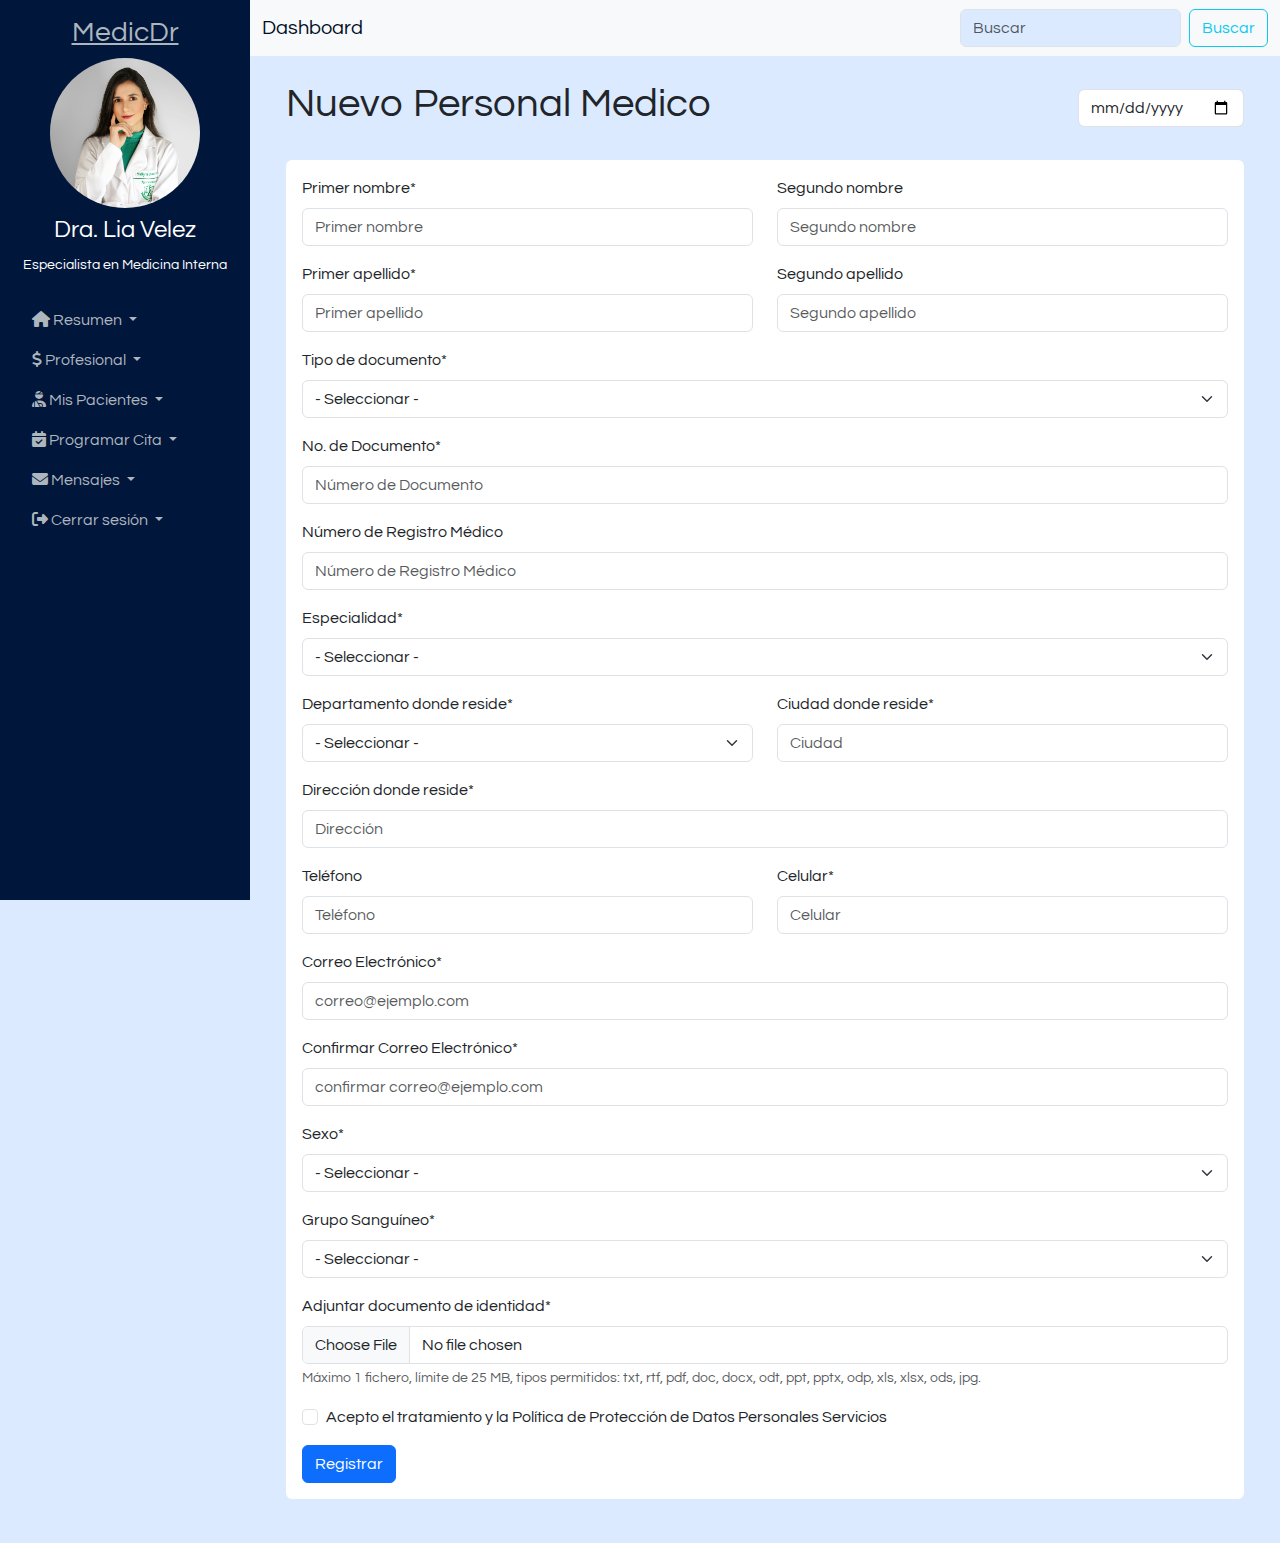
<file: personal.html>
<!DOCTYPE html>
<html lang="es">
<head>
    <meta charset="UTF-8">
    <meta name="viewport" content="width=device-width, initial-scale=1.0">
    <title>Dashboard Médico</title>
    <link href="https://cdn.jsdelivr.net/npm/bootstrap@5.3.0/dist/css/bootstrap.min.css" rel="stylesheet">
    <link href="https://cdnjs.cloudflare.com/ajax/libs/font-awesome/6.5.2/css/all.min.css" rel="stylesheet">
    
    <style>
        @import url('https://fonts.googleapis.com/css2?family=Questrial&display=swap');
        body {
            background-color: #DBEAFE;
            font-family: "Questrial", sans-serif;
            font-weight: 400;
            font-style: normal;
        }
        .sidebar {
            height: 100vh;
            background-color: #00163B;
            color: #fff;
            position: fixed;
            width: 250px;
            top: 0;
            left: 0;
            transition: transform 0.3s ease-in-out;
            z-index: 1000; /* Asegura que el sidebar esté siempre por encima */
        }
        .sidebar a {
            color: #adb5bd;
        }
        .sidebar a:hover {
            color: #fff;
        }
        .sidebar .active {
            background-color: #00ACBA;
            color: #00163B;
        }
        .main-content {
            margin-left: 250px;
            transition: margin-left 0.3s ease-in-out;
        }
        .card-header {
            background-color: #00163B;
            color: #FFF;
        }
        .card {
            margin-bottom: 20px;
        }
        .icon {
            font-size: 1.5rem;
            margin-right: 10px;
        }
        .overview-card {
            padding: 10px;
            color: #fff;
        }
        .overview-card h5 {
            font-size: 1.2rem;
        }
        .navbar {
            margin-left: 250px;
            background-color: #fff;
            transition: margin-left 0.3s ease-in-out;
        }
        .navbar .navbar-brand {
            color: #000F29;
        }
        .navbar .navbar-brand:hover {
            color: #00163B;
        }
        .navbar .form-control {
            background-color: #DBEAFE;
            color: #fff;
        }
        .bg-cero{
            background-color: #00163B;
        }
        .bg-one {
            background-color: #6599FF;
        }
        .bg-two {
            background-color: #48DAB3;
        }
        .bg-three {
            background-color: #22B8F7;
        }
        .bg-four {
            background-color: #8565FE;
        }
        @media (max-width: 768px) {
            .sidebar {
                transform: translateX(-100%);
            }
            .sidebar.show {
                transform: translateX(0);
            }
            .main-content, .navbar {
                margin-left: 0;
            }
            .navbar {
                margin-right: 0;
            }
        }
        .profile-img {
            width: 30px;
            height: 30px;
            border-radius: 50%;
            object-fit: cover;
            margin-right: 10px;
        }
        .crud-icons i {
            font-size: 1.2rem;
            cursor: pointer;
            margin: 0 5px;
            
        }
        .crud-icons i:hover {
            color: #000;
        }
        ul{
            li{
                list-style: none;
            }
        }
    </style>
</head>
<body>
    <!-- Sidebar -->
    <div class="sidebar p-3" id="sidebar">
        <div class="text-center mb-4">
            <h3><a href="dashboard.html">MedicDr</a></h3>
            <img src="user.jpg" width="150px" alt="Logo" class="img-fluid rounded-circle mb-2">
            <h4>Dra. Lia Velez</h4>
            <small>Especialista en Medicina Interna</small>
        </div>
        <ul class="nav flex-column">
            <li class="nav-item dropdown">
                <a class="nav-link dropdown-toggle" href="dashboard.html" id="overviewDropdown" role="button" data-bs-toggle="dropdown" aria-expanded="false">
                    <i class="fas fa-home"></i> Resumen
                </a>
                <ul class="dropdown-menu" aria-labelledby="overviewDropdown">
                    <li><a class="dropdown-item" href="#">Tablero</a></li>
                    <li><a class="dropdown-item" href="#">Cita</a></li>
                    <li><a class="dropdown-item" href="#">Detalles de paciente</a></li>
                    <li><a class="dropdown-item" href="#">Línea de tiempo</a></li>
                    <li><a class="dropdown-item" href="#">Solicitudes</a></li>
                    <li><a class="dropdown-item" href="#">Online y Offline</a></li>
                    <li><a class="dropdown-item" href="#">Análisis</a></li>
                </ul>
            </li>
            <li class="nav-item dropdown">
                <a class="nav-link dropdown-toggle" href="#" id="paymentsDropdown" role="button" data-bs-toggle="dropdown" aria-expanded="false">
                    <i class="fas fa-dollar-sign"></i> Profesional
                </a>
                <ul class="dropdown-menu" aria-labelledby="paymentsDropdown">
                    <li><a class="dropdown-item" href="personal.html">Registrar nuevo</a></li>
                    <li><a class="dropdown-item" href="#">Médico</a></li>
                    <li><a class="dropdown-item" href="#">Asistencial</a></li>
                    <li><a class="dropdown-item" href="#">Administrativo</a></li>
                </ul>
            </li>
            <li class="nav-item dropdown">
                <a class="nav-link dropdown-toggle" href="#" id="patientsDropdown" role="button" data-bs-toggle="dropdown" aria-expanded="false">
                    <i class="fas fa-user-injured"></i> Mis Pacientes
                </a>
                <ul class="dropdown-menu" aria-labelledby="patientsDropdown">
                    <li><a class="dropdown-item" href="paciente.html">Nuevo Paciente</a></li>
                    <li><a class="dropdown-item" href="#">Historial de pacientes</a></li>
                    <li><a class="dropdown-item" href="#">Detalles de pacientes</a></li>
                    <li><a class="dropdown-item" href="medicamentos.html">Receta Medica</a></li>
                    <li><a class="dropdown-item" href="Orden-Medica.html">Orden Medica</a></li>
                </ul>
            </li>
            <li class="nav-item dropdown">
                <a class="nav-link dropdown-toggle" href="#" id="appointmentDropdown" role="button" data-bs-toggle="dropdown" aria-expanded="false">
                    <i class="fas fa-calendar-check"></i> Programar Cita
                </a>
                <ul class="dropdown-menu" aria-labelledby="appointmentDropdown">
                    <li><a class="dropdown-item" href="cita-medica.html">Nueva Cita</a></li>
                    <li><a class="dropdown-item" href="#">Selección de fecha</a></li>
                    <li><a class="dropdown-item" href="#">Detalles de paciente</a></li>
                    <li><a class="dropdown-item" href="#">Solicitud de cita</a></li>
                    <li><a class="dropdown-item" href="#">Paciente reciente</a></li>
                    <li><a class="dropdown-item" href="#">Línea de tiempo de citas</a></li>
                </ul>
            </li>
            <li class="nav-item dropdown">
                <a class="nav-link dropdown-toggle" href="#" id="messagesDropdown" role="button" data-bs-toggle="dropdown" aria-expanded="false">
                    <i class="fas fa-envelope"></i> Mensajes
                </a>
                <ul class="dropdown-menu" aria-labelledby="messagesDropdown">
                    <li><a class="dropdown-item" href="#">Detalles del paciente</a></li>
                    <li><a class="dropdown-item" href="#">Historial de mensajes</a></li>
                    <li><a class="dropdown-item" href="#">Notificación</a></li>
                    <li><a class="dropdown-item" href="#">Generar reporte</a></li>
                    <li><a class="dropdown-item" href="#">Video y llamada de audio</a></li>
                </ul>
            </li>
            <li class="nav-item dropdown">
                <a class="nav-link dropdown-toggle" href="login.html" id="logoutDropdown" role="button" data-bs-toggle="dropdown" aria-expanded="false">
                    <i class="fas fa-sign-out-alt"></i> Cerrar sesión
                </a>
                <ul class="dropdown-menu" aria-labelledby="logoutDropdown">
                    <li><a class="dropdown-item" href="login.html">MedicDr</a></li>
                </ul>
            </li>
        </ul> 
    </div>

    <!-- Navbar -->
    <nav class="navbar navbar-expand-lg navbar-light bg-light">
        <div class="container-fluid">
            <a class="navbar-brand" href="dashboard.html">Dashboard</a>
            <button class="navbar-toggler" type="button" data-bs-toggle="collapse" data-bs-target="#navbarNav" aria-controls="navbarNav" aria-expanded="false" aria-label="Toggle navigation">
                <span class="navbar-toggler-icon"></span>
            </button>
            <div class="collapse navbar-collapse" id="navbarNav">
                <ul class="navbar-nav ms-auto">
                    <form class="d-flex">
                        <input class="form-control me-2" type="search" placeholder="Buscar" aria-label="Search">
                        <button class="btn btn-outline-info" type="submit">Buscar</button>
                    </form>
                </ul>
            </div>
        </div>
    </nav>

    <!-- Main Content -->
    <div class="main-content p-4">
        <div class="container-fluid">
          <div class="d-flex justify-content-between align-items-center mb-4">
            <h1>Nuevo Personal Medico</h1>
            <input type="date" class="form-control w-auto" placeholder="20 de Junio 2024">
        </div>
        <div class="card card-custom border-0 p-3">
          <form>
            <!-- Nombres -->
            <div class="row mb-3">
              <div class="col">
                <label for="primer-nombre" class="form-label">Primer nombre*</label>
                <input type="text" class="form-control" id="primer-nombre" placeholder="Primer nombre" required>
              </div>
              <div class="col">
                <label for="segundo-nombre" class="form-label">Segundo nombre</label>
                <input type="text" class="form-control" id="segundo-nombre" placeholder="Segundo nombre">
              </div>
            </div>
    
            <!-- Apellidos -->
            <div class="row mb-3">
              <div class="col">
                <label for="primer-apellido" class="form-label">Primer apellido*</label>
                <input type="text" class="form-control" id="primer-apellido" placeholder="Primer apellido" required>
              </div>
              <div class="col">
                <label for="segundo-apellido" class="form-label">Segundo apellido</label>
                <input type="text" class="form-control" id="segundo-apellido" placeholder="Segundo apellido">
              </div>
            </div>
    
            <!-- Documentos -->
            <div class="mb-3">
              <label for="tipo-documento" class="form-label">Tipo de documento*</label>
              <select class="form-select" id="tipo-documento" required>
                <option selected disabled>- Seleccionar -</option>
                <option value="CC">Cédula de Ciudadanía</option>
                <option value="TI">Tarjeta de Identidad</option>
                <option value="CE">Cédula de Extranjería</option>
                <option value="PA">Pasaporte</option>
              </select>
            </div>
    
            <div class="mb-3">
              <label for="numero-documento" class="form-label">No. de Documento*</label>
              <input type="text" class="form-control" id="numero-documento" placeholder="Número de Documento" required>
            </div>
    
            <div class="mb-3">
              <label for="numero-registro-medico" class="form-label">Número de Registro Médico</label>
              <input type="text" class="form-control" id="numero-registro-medico" placeholder="Número de Registro Médico" required>
            </div>
    
            <!-- Especialidad -->
            <div class="mb-3">
              <label for="especialidad" class="form-label">Especialidad*</label>
              <select class="form-select" id="especialidad" required>
                <option selected disabled>- Seleccionar -</option>
                <option value="Medicina General">Medicina General</option>
                <option value="Cardiología">Cardiología</option>
                <option value="Dermatología">Dermatología</option>
                <option value="Ginecología">Ginecología</option>
                <option value="Pediatría">Pediatría</option>
                <option value="Psiquiatría">Psiquiatría</option>
                <option value="Oftalmología">Oftalmología</option>
                <option value="Neurología">Neurología</option>
                <option value="Traumatología">Traumatología</option>
                <!-- Agregar más especialidades según sea necesario -->
              </select>
            </div>
    
            <!-- Residencia -->
            <div class="row mb-3">
              <div class="col-md-6">
                <label for="departamento" class="form-label">Departamento donde reside*</label>
                <select class="form-select" id="departamento" required>
                  <option selected disabled>- Seleccionar -</option>
                  <option value="Antioquia">Antioquia</option>
                  <option value="Bogotá">Bogotá</option>
                  <option value="Cundinamarca">Cundinamarca</option>
                  <!-- Agregar más opciones según sea necesario -->
                </select>
              </div>
              <div class="col-md-6">
                <label for="ciudad" class="form-label">Ciudad donde reside*</label>
                <input type="text" class="form-control" id="ciudad" placeholder="Ciudad" required>
              </div>
            </div>
    
            <div class="mb-3">
              <label for="direccion" class="form-label">Dirección donde reside*</label>
              <input type="text" class="form-control" id="direccion" placeholder="Dirección" required>
            </div>
    
            <!-- Teléfonos -->
            <div class="row mb-3">
              <div class="col-md-6">
                <label for="telefono" class="form-label">Teléfono</label>
                <input type="tel" class="form-control" id="telefono" placeholder="Teléfono">
              </div>
              <div class="col-md-6">
                <label for="celular" class="form-label">Celular*</label>
                <input type="tel" class="form-control" id="celular" placeholder="Celular" required>
              </div>
            </div>
    
            <!-- Correos Electrónicos -->
            <div class="mb-3">
              <label for="email" class="form-label">Correo Electrónico*</label>
              <input type="email" class="form-control" id="email" placeholder="correo@ejemplo.com" required>
            </div>
            <div class="mb-3">
              <label for="confirmar-email" class="form-label">Confirmar Correo Electrónico*</label>
              <input type="email" class="form-control" id="confirmar-email" placeholder="confirmar correo@ejemplo.com" required>
            </div>
    
            <!-- Sexo -->
            <div class="mb-3">
              <label for="sexo" class="form-label">Sexo*</label>
              <select class="form-select" id="sexo" required>
                <option selected disabled>- Seleccionar -</option>
                <option value="Masculino">Masculino</option>
                <option value="Femenino">Femenino</option>
                <option value="Otro">Otro</option>
              </select>
            </div>
    
            <!-- Grupo Sanguíneo -->
            <div class="mb-3">
              <label for="grupo-sanguineo" class="form-label">Grupo Sanguíneo*</label>
              <select class="form-select" id="grupo-sanguineo" required>
                <option selected disabled>- Seleccionar -</option>
                <option value="A+">A+</option>            
                <option value="A-">A-</option>
                <option value="B+">B+</option>
                <option value="B-">B-</option>
                <option value="AB+">AB+</option>
                <option value="AB-">AB-</option>
                <option value="O+">O+</option>
                <option value="O-">O-</option>
              </select>
            </div>
    
            <!-- Adjuntar documento de identidad -->
            <div class="mb-3">
              <label for="documento-identidad" class="form-label">Adjuntar documento de identidad*</label>
              <input class="form-control" type="file" id="documento-identidad" accept=".txt,.rtf,.pdf,.doc,.docx,.odt,.ppt,.pptx,.odp,.xls,.xlsx,.ods,.jpg" required>
              <div class="form-text">Máximo 1 fichero, límite de 25 MB, tipos permitidos: txt, rtf, pdf, doc, docx, odt, ppt, pptx, odp, xls, xlsx, ods, jpg.</div>
            </div>
    
            <!-- Autorización de tratamientos de datos -->
            <div class="mb-3 form-check">
              <input type="checkbox" class="form-check-input" id="autorizacion-datos" required>
              <label class="form-check-label" for="autorizacion-datos">Acepto el tratamiento y la Política de Protección de Datos Personales Servicios</label>
            </div>
    
            <!-- Botón de envío -->
            <button type="submit" class="btn btn-primary">Registrar</button>
          </form>
        </div> 

        </div>
    </div>
    
    <script src="https://code.jquery.com/jquery-3.6.0.min.js"></script>
    <script src="https://cdn.jsdelivr.net/npm/@popperjs/core@2.11.8/dist/umd/popper.min.js"></script>
    <script src="https://cdn.jsdelivr.net/npm/bootstrap@5.3.0/dist/js/bootstrap.min.js"></script>
    
    <script>
        $(document).ready(function(){
            $(".navbar-toggler").click(function(){
                $("#sidebar").toggleClass("show");
            });
        });
    </script>
</body>
</html>
</file>
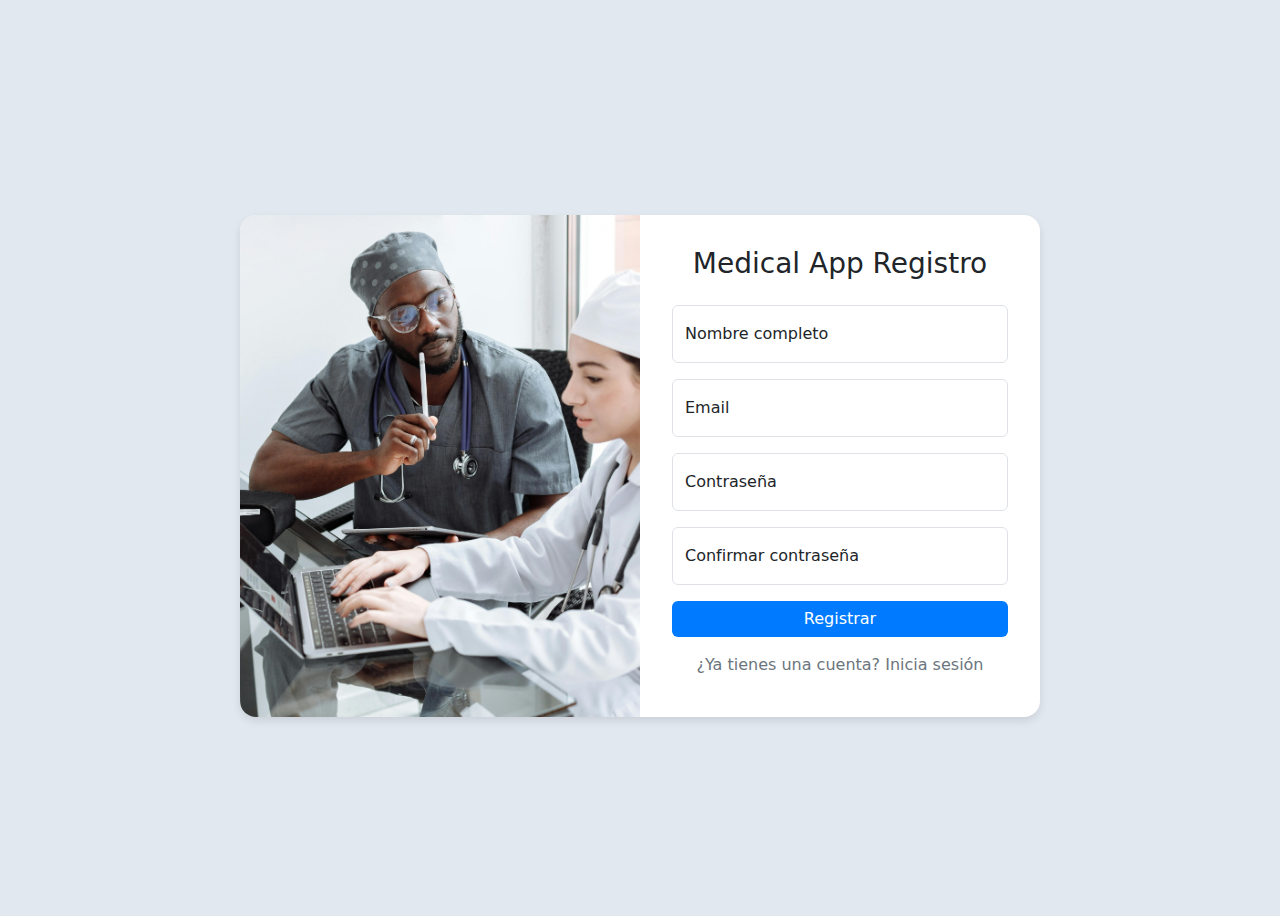
<file: register-user.html>
<!DOCTYPE html>
<html lang="es">
<head>
    <meta charset="UTF-8">
    <meta name="viewport" content="width=device-width, initial-scale=1.0">
    <title>Medical App - Registro</title>
    <link href="https://cdn.jsdelivr.net/npm/bootstrap@5.3.0/dist/css/bootstrap.min.css" rel="stylesheet">
    <style>
        body, html {
            height: 100%;
            background: #E2E8F0;
        }
        .login-container {
            height: 100%;
            display: flex;
            align-items: center;
            justify-content: center;
        }
        .card {
            border: none;
            border-radius: 1rem;
            overflow: hidden;
            box-shadow: 0 4px 8px rgba(0,0,0,0.1);
        }
        .card-img-left {
            width: 100%;
            height: 100%;
            object-fit: cover;
        }
        .card-body {
            padding: 2rem;
        }
        .form-floating > .form-control:focus {
            border-color: #007bff;
            box-shadow: 0 0 0 0.2rem rgba(0,123,255,0.25);
        }
        .btn-primary {
            background: #007bff;
            border: none;
        }
        .btn-primary:hover {
            background: #0056b3;
        }
        .text-muted a {
            text-decoration: none;
            color: #6c757d;
        }
        .text-muted a:hover {
            color: #343a40;
        }
    </style>
</head>
<body>
    <div class="login-container m-3 py-3">
        <div class="card" style="max-width: 800px;">
            <div class="row g-0">
                <div class="col-md-6">
                    <img src="register-card.jpg" alt="Imagen" class="card-img-left">
                </div>
                <div class="col-md-6">
                    <div class="card-body">
                        <h3 class="card-title text-center mb-4">Medical App Registro</h3>
                        <form>
                            <div class="form-floating mb-3">
                                <input type="text" class="form-control" id="name" placeholder="Nombre completo">
                                <label for="name">Nombre completo</label>
                            </div>
                            <div class="form-floating mb-3">
                                <input type="email" class="form-control" id="email" placeholder="correo@dominio.com">
                                <label for="email">Email</label>
                            </div>
                            <div class="form-floating mb-3">
                                <input type="password" class="form-control" id="password" placeholder="Contraseña">
                                <label for="password">Contraseña</label>
                            </div>
                            <div class="form-floating mb-3">
                                <input type="password" class="form-control" id="confirm-password" placeholder="Confirmar contraseña">
                                <label for="confirm-password">Confirmar contraseña</label>
                            </div>
                            <button type="submit" class="btn btn-primary w-100 mb-3">Registrar</button>
                        </form>
                        <div class="text-center">
                            <p class="text-muted mb-2">
                                <a href="login.html">¿Ya tienes una cuenta? Inicia sesión</a>
                            </p>
                        </div>
                    </div>
                </div>
            </div>
        </div>
    </div>
    <script src="https://cdn.jsdelivr.net/npm/bootstrap@5.3.0/dist/js/bootstrap.bundle.min.js"></script>
</body>
</html>
</file>
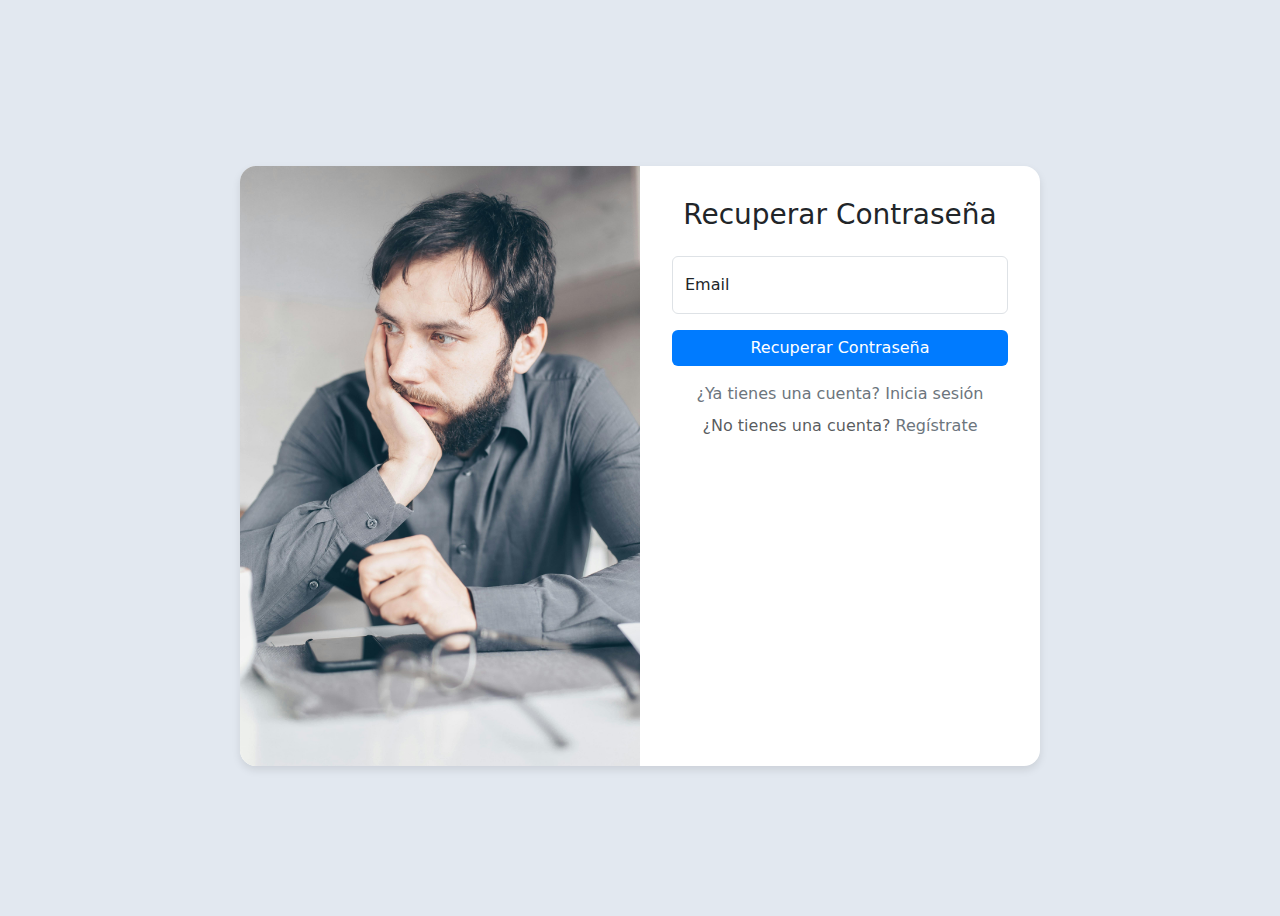
<file: reset-password.html>
<!DOCTYPE html>
<html lang="es">
<head>
    <meta charset="UTF-8">
    <meta name="viewport" content="width=device-width, initial-scale=1.0">
    <title>Medical App - Recuperar Contraseña</title>
    <link href="https://cdn.jsdelivr.net/npm/bootstrap@5.3.0/dist/css/bootstrap.min.css" rel="stylesheet">
    <style>
        body, html {
            height: 100%;
            background: #E2E8F0;
        }
        .login-container {
            height: 100%;
            display: flex;
            align-items: center;
            justify-content: center;
        }
        .card {
            border: none;
            border-radius: 1rem;
            overflow: hidden;
            box-shadow: 0 4px 8px rgba(0,0,0,0.1);
        }
        .card-img-left {
            width: 100%;
            height: 100%;
            object-fit: cover;
        }
        .card-body {
            padding: 2rem;
        }
        .form-floating > .form-control:focus {
            border-color: #007bff;
            box-shadow: 0 0 0 0.2rem rgba(0,123,255,0.25);
        }
        .btn-primary {
            background: #007bff;
            border: none;
        }
        .btn-primary:hover {
            background: #0056b3;
        }
        .text-muted a {
            text-decoration: none;
            color: #6c757d;
        }
        .text-muted a:hover {
            color: #343a40;
        }
    </style>
</head>
<body>
    <div class="login-container m-3 py-3">
        <div class="card" style="max-width: 800px;">
            <div class="row g-0">
                <div class="col-md-6">
                    <img src="reset.jpg" alt="Imagen" class="card-img-left">
                </div>
                <div class="col-md-6">
                    <div class="card-body">
                        <h3 class="card-title text-center mb-4">Recuperar Contraseña</h3>
                        <form>
                            <div class="form-floating mb-3">
                                <input type="email" class="form-control" id="email" placeholder="correo@dominio.com">
                                <label for="email">Email</label>
                            </div>
                            <button type="submit" class="btn btn-primary w-100 mb-3">Recuperar Contraseña</button>
                        </form>
                        <div class="text-center">
                            <p class="text-muted mb-2">
                                <a href="login.html">¿Ya tienes una cuenta? Inicia sesión</a>
                            </p>
                            <p class="text-muted">
                                ¿No tienes una cuenta? <a href="register-user.html">Regístrate</a>
                            </p>
                        </div>
                    </div>
                </div>
            </div>
        </div>
    </div>
    <script src="https://cdn.jsdelivr.net/npm/bootstrap@5.3.0/dist/js/bootstrap.bundle.min.js"></script>
</body>
</html>
</file>
